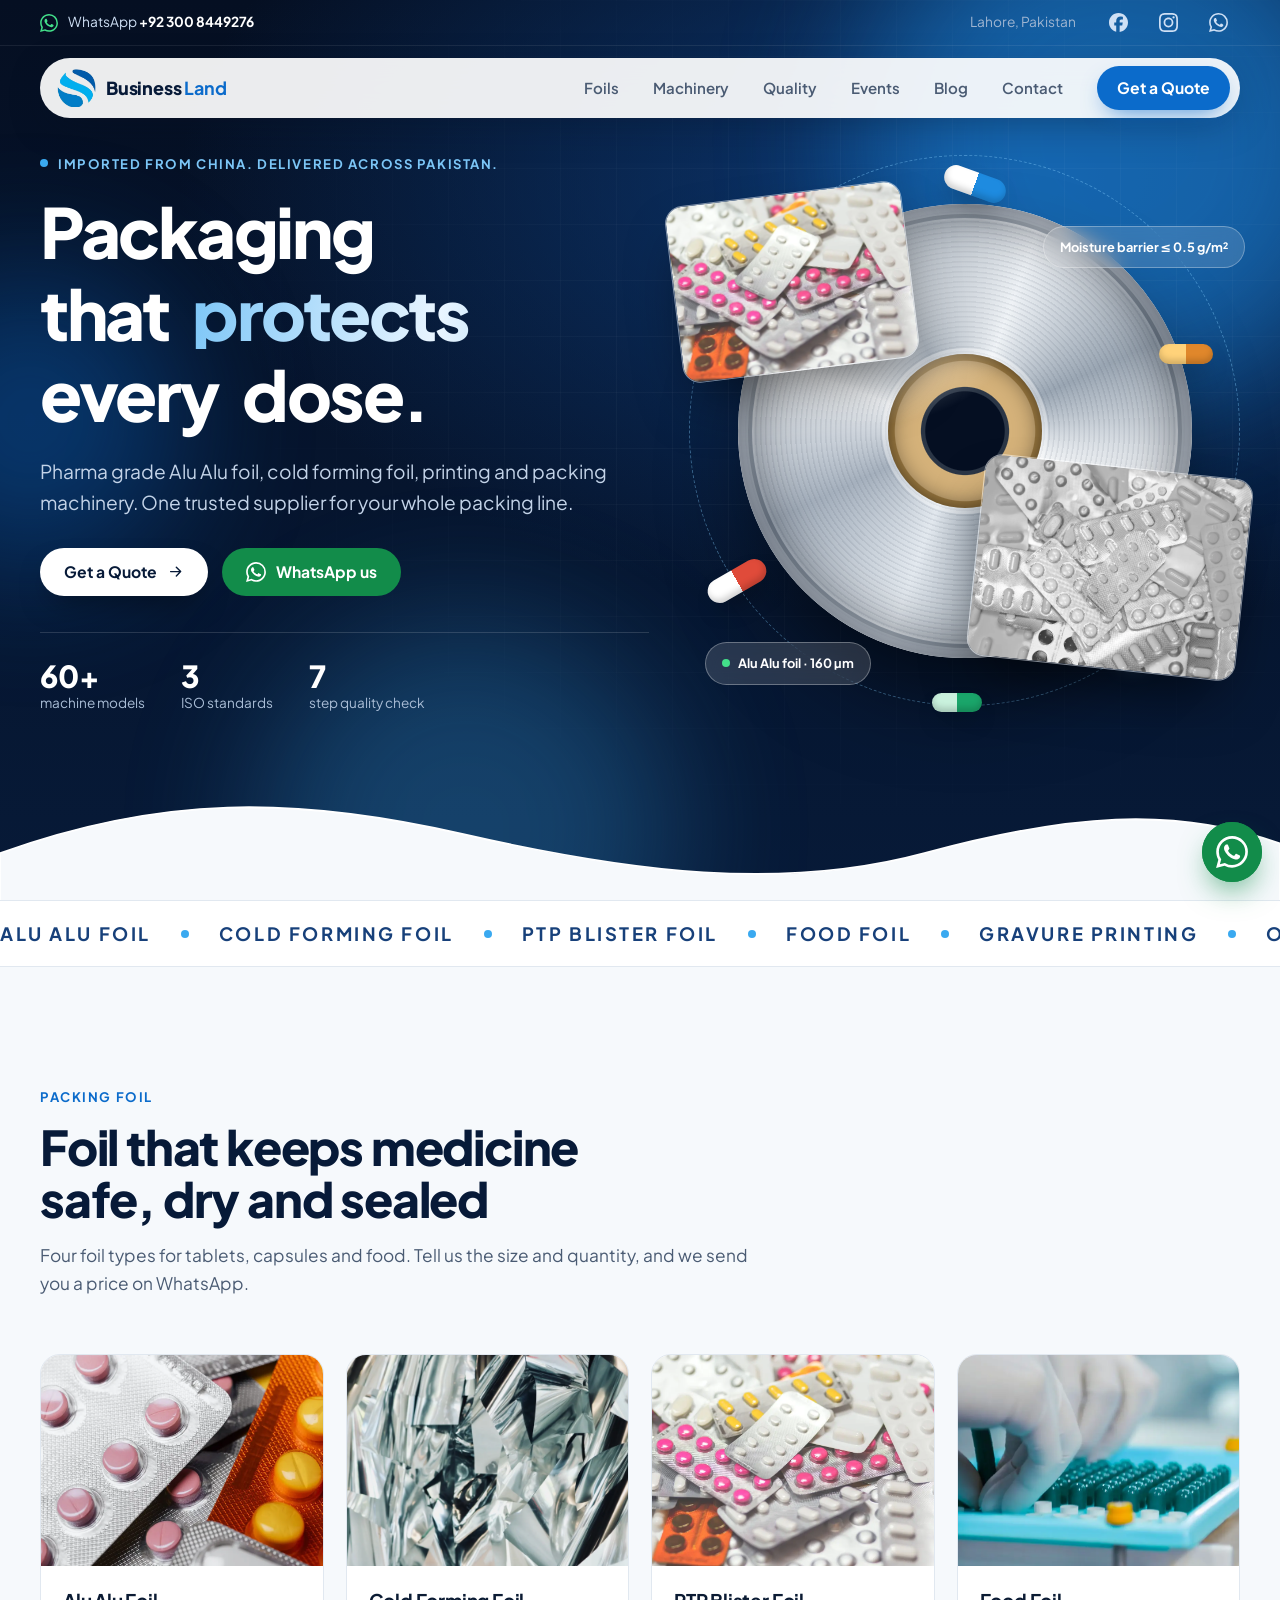
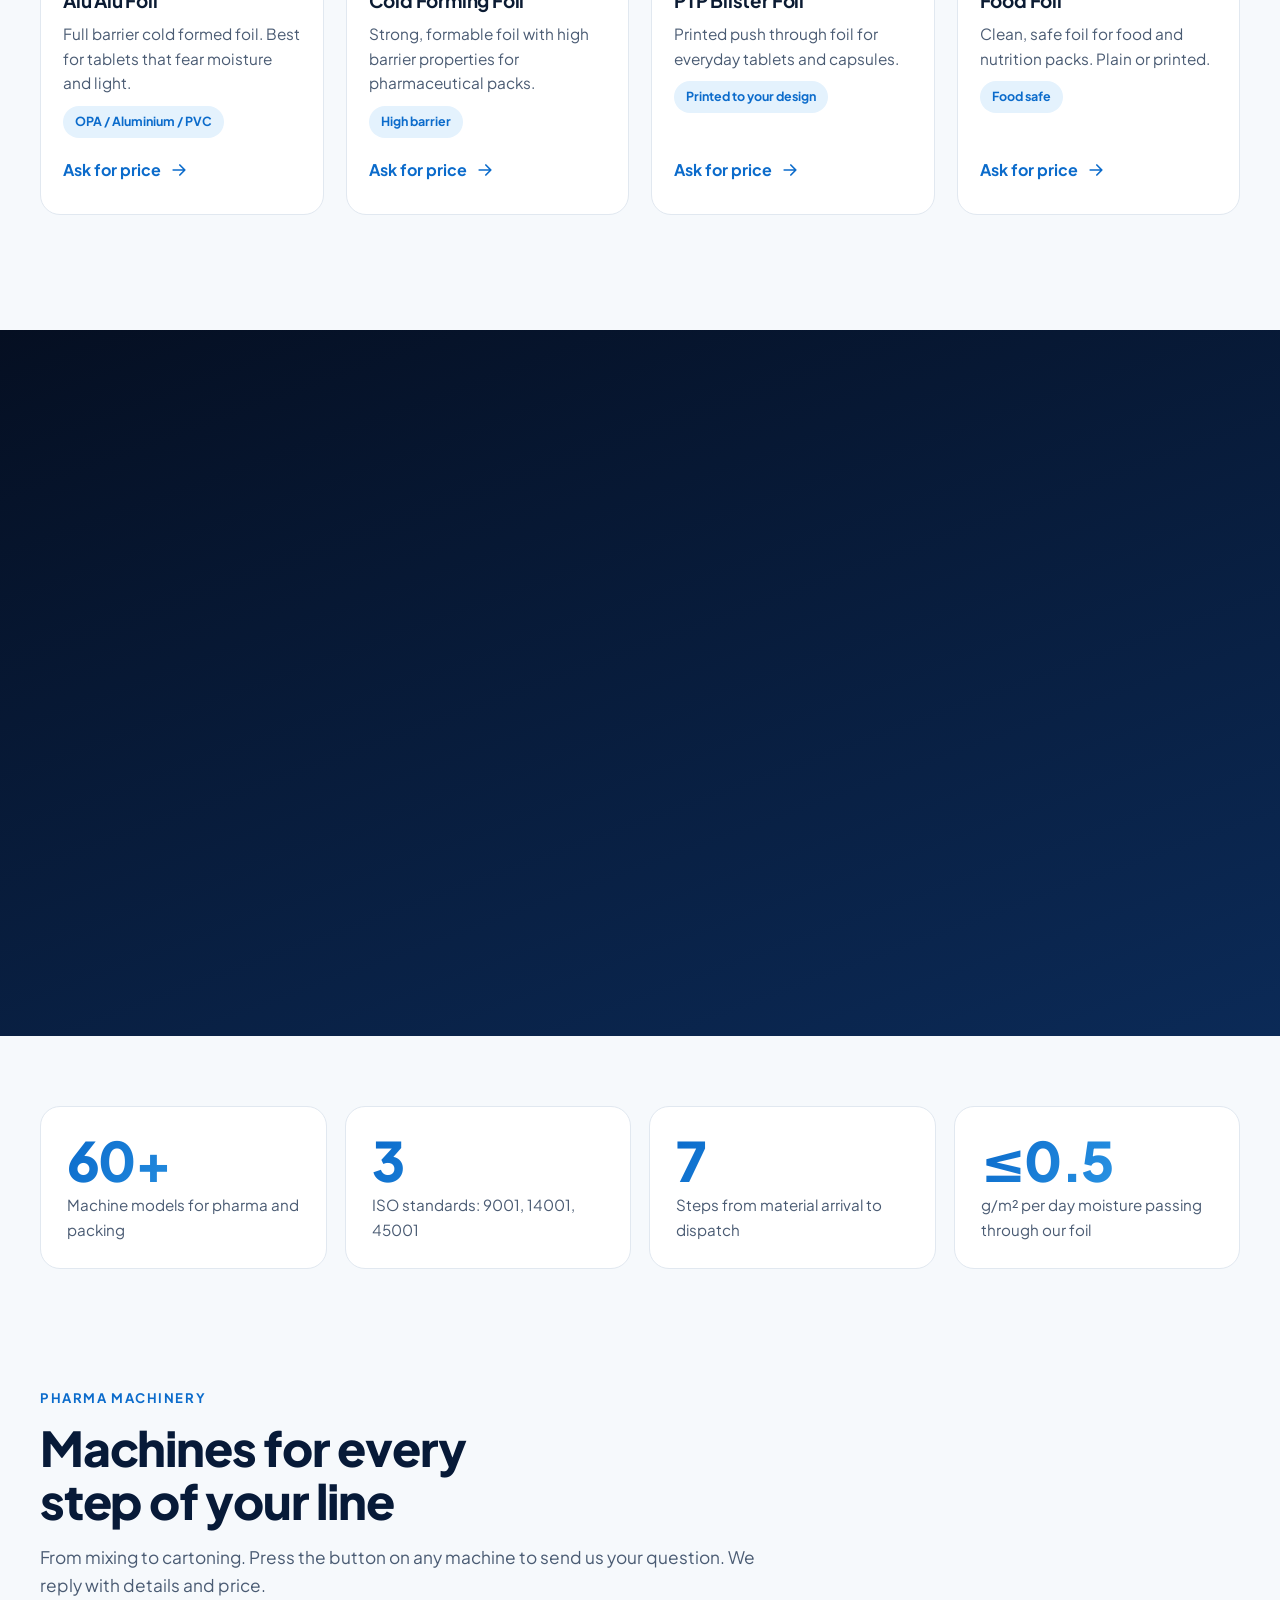
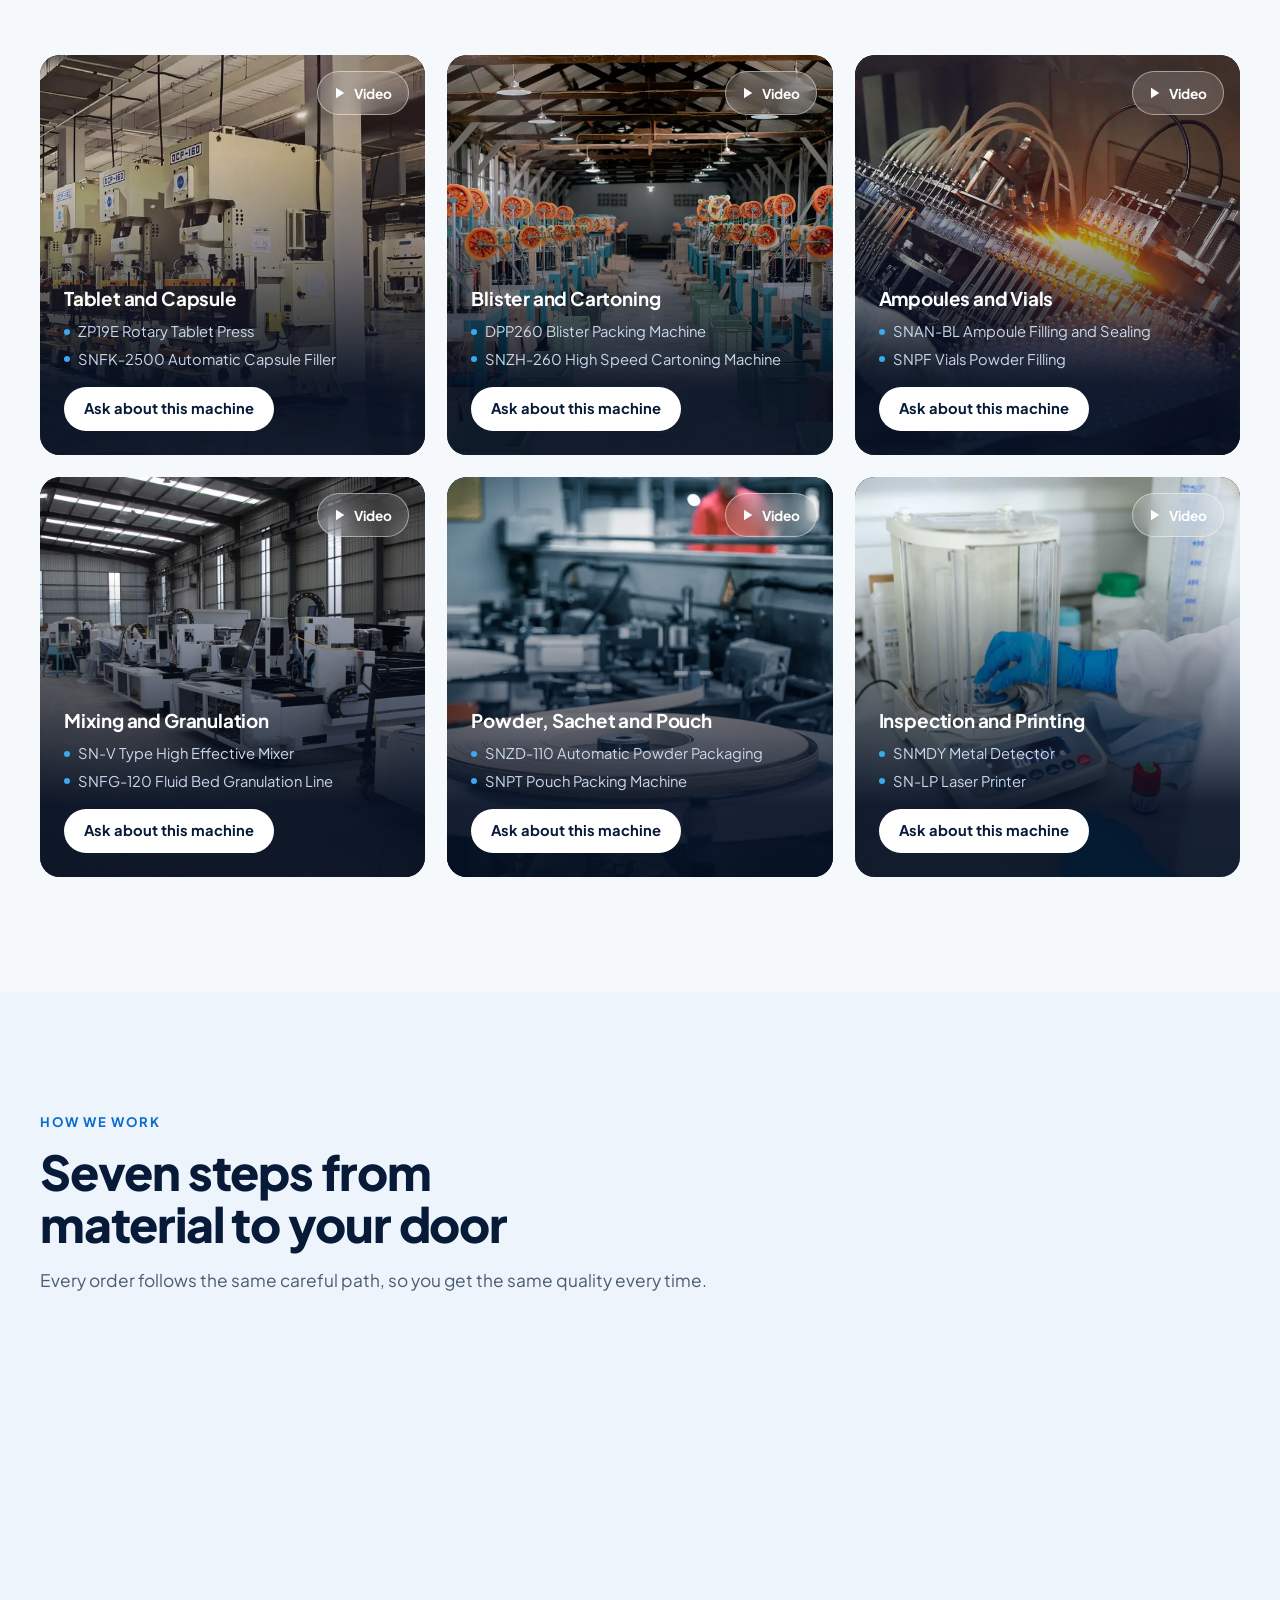
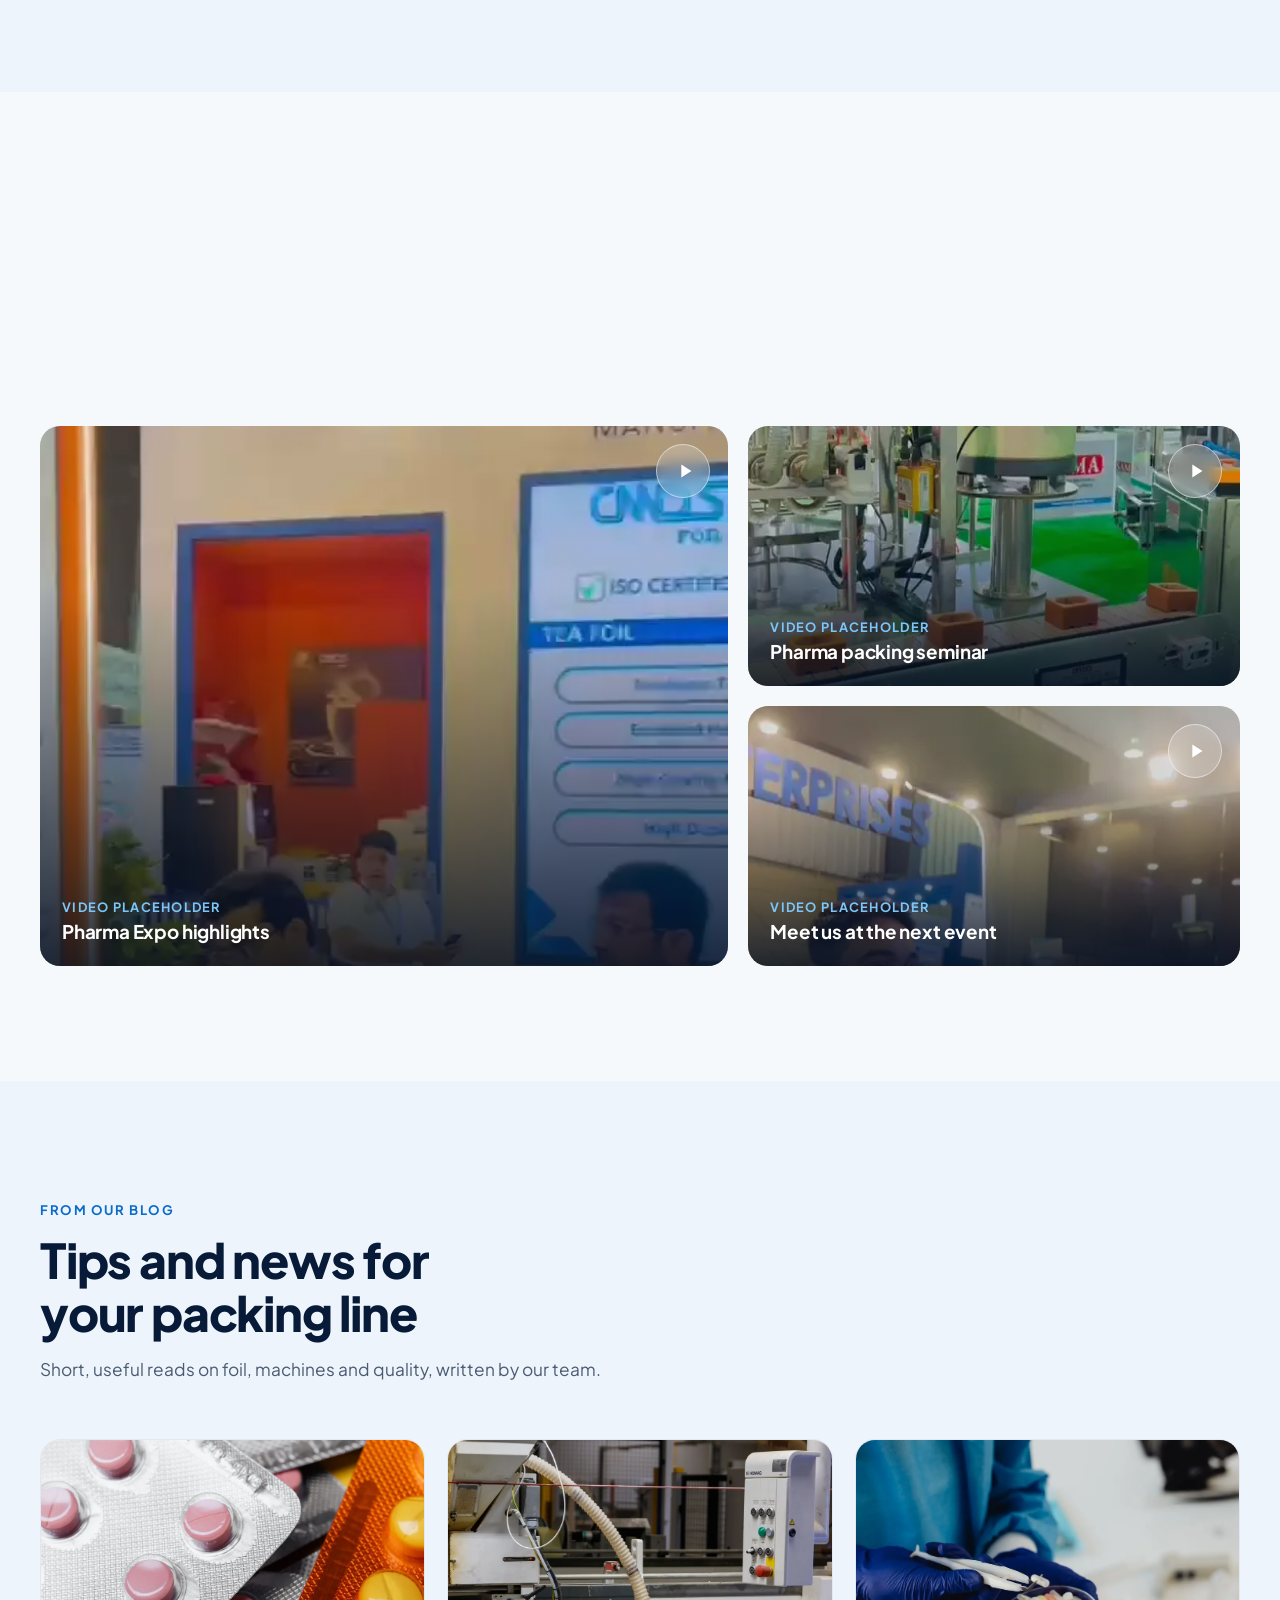
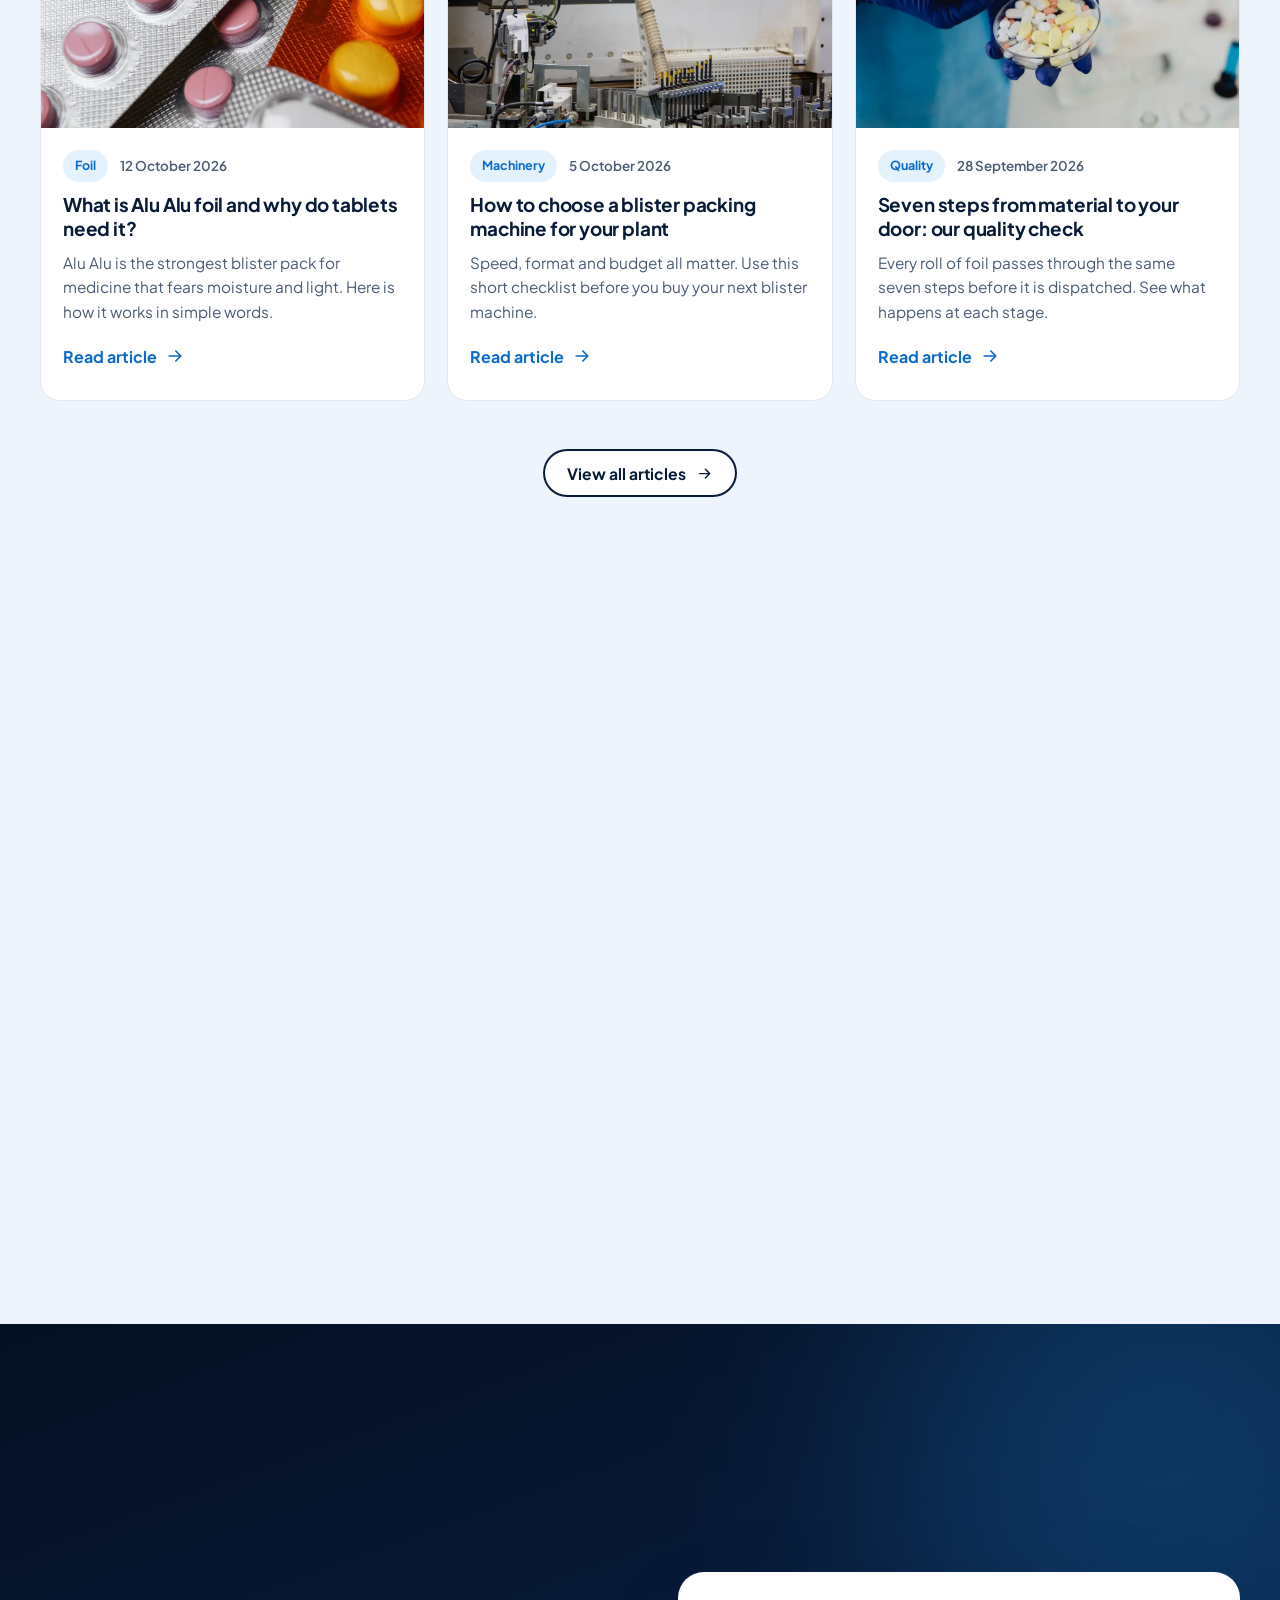
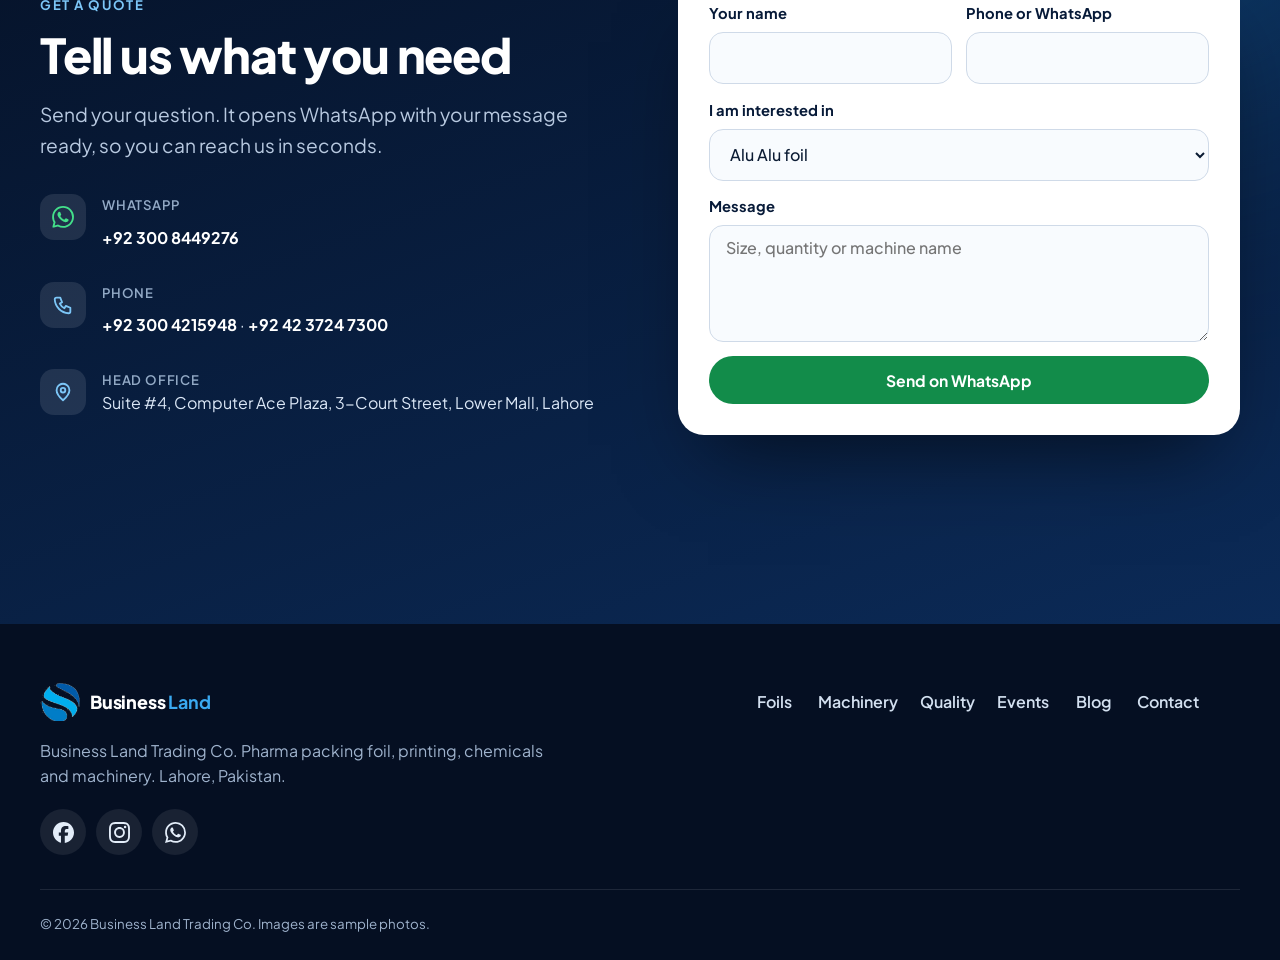
<file: index.html>
<!doctype html>
<html lang="en">
<head>
<meta charset="utf-8">
<meta name="viewport" content="width=device-width, initial-scale=1">
<title>Business Land | Pharma Packing Foil and Machinery, Lahore</title>
<meta name="description" content="Business Land Trading Co imports Alu Alu foil, cold forming foil, packing materials and pharma machinery from China and supplies them across Pakistan. Get a quote on WhatsApp.">
<meta name="theme-color" content="#071a38">
<meta property="og:title" content="Business Land | Pharma Packing Foil and Machinery">
<meta property="og:description" content="Alu Alu foil, cold forming foil, printing and pharma machinery. Imported from China, delivered across Pakistan.">
<meta property="og:type" content="website">
<meta property="og:image" content="images/hero-blister-silver.webp">
<link rel="icon" type="image/png" href="images/logo.png">
<link rel="preload" as="font" type="font/woff2" href="fonts/plus-jakarta-sans-latin.woff2" crossorigin>
<link rel="preload" as="image" href="images/hero-blister-silver.webp" fetchpriority="high">
<link rel="stylesheet" href="css/style.css">
<link rel="stylesheet" href="css/blog.css">
<script>document.documentElement.classList.add('js')</script>
<noscript><style>.reveal{opacity:1!important;transform:none!important}.word>span{transform:none!important}</style></noscript>
<script type="application/ld+json">
{"@context":"https://schema.org","@type":"LocalBusiness","name":"Business Land Trading Co","telephone":"+92 300 8449276",
"address":{"@type":"PostalAddress","streetAddress":"Suite #4, Computer Ace Plaza, 3-Court Street, Lower Mall","addressLocality":"Lahore","addressCountry":"PK"}}
</script>
</head>
<body>
<svg width="0" height="0" style="position:absolute" aria-hidden="true" focusable="false"><defs><symbol id="i-wa" viewBox="0 0 24 24"><path d="M17.472 14.382c-.297-.149-1.758-.867-2.03-.967-.273-.099-.471-.148-.67.15-.197.297-.767.966-.94 1.164-.173.199-.347.223-.644.075-.297-.15-1.255-.463-2.39-1.475-.883-.788-1.48-1.761-1.653-2.059-.173-.297-.018-.458.13-.606.134-.133.298-.347.446-.52.149-.174.198-.298.298-.497.099-.198.05-.371-.025-.52-.075-.149-.669-1.612-.916-2.207-.242-.579-.487-.5-.669-.51-.173-.008-.371-.01-.57-.01-.198 0-.52.074-.792.372-.272.297-1.04 1.016-1.04 2.479 0 1.462 1.065 2.875 1.213 3.074.149.198 2.096 3.2 5.077 4.487.709.306 1.262.489 1.694.625.712.227 1.36.195 1.871.118.571-.085 1.758-.719 2.006-1.413.248-.694.248-1.289.173-1.413-.074-.124-.272-.198-.57-.347m-5.421 7.403h-.004a9.87 9.87 0 01-5.031-1.378l-.361-.214-3.741.982.998-3.648-.235-.374a9.86 9.86 0 01-1.51-5.26c.001-5.45 4.436-9.884 9.888-9.884 2.64 0 5.122 1.03 6.988 2.898a9.825 9.825 0 012.893 6.994c-.003 5.45-4.437 9.884-9.885 9.884m8.413-18.297A11.815 11.815 0 0012.05 0C5.495 0 .16 5.335.157 11.892c0 2.096.547 4.142 1.588 5.945L.057 24l6.305-1.654a11.882 11.882 0 005.683 1.448h.005c6.554 0 11.89-5.335 11.893-11.893a11.821 11.821 0 00-3.48-8.413Z"/></symbol><symbol id="i-fb" viewBox="0 0 24 24"><path d="M9.101 23.691v-7.98H6.627v-3.667h2.474v-1.58c0-4.085 1.848-5.978 5.858-5.978.401 0 .955.042 1.468.103a8.68 8.68 0 0 1 1.141.195v3.325a8.623 8.623 0 0 0-.653-.036 26.805 26.805 0 0 0-.733-.009c-.707 0-1.259.096-1.675.309a1.686 1.686 0 0 0-.679.622c-.258.42-.374.995-.374 1.752v1.297h3.919l-.386 2.103-.287 1.564h-3.246v8.245C19.396 23.238 24 18.179 24 12.044c0-6.627-5.373-12-12-12s-12 5.373-12 12c0 5.628 3.874 10.35 9.101 11.647Z"/></symbol><symbol id="i-ig" viewBox="0 0 24 24"><path d="M7.0301.084c-1.2768.0602-2.1487.264-2.911.5634-.7888.3075-1.4575.72-2.1228 1.3877-.6652.6677-1.075 1.3368-1.3802 2.127-.2954.7638-.4956 1.6365-.552 2.914-.0564 1.2775-.0689 1.6882-.0626 4.947.0062 3.2586.0206 3.6671.0825 4.9473.061 1.2765.264 2.1482.5635 2.9107.308.7889.72 1.4573 1.388 2.1228.6679.6655 1.3365 1.0743 2.1285 1.38.7632.295 1.6361.4961 2.9134.552 1.2773.056 1.6884.069 4.9462.0627 3.2578-.0062 3.668-.0207 4.9478-.0814 1.28-.0607 2.147-.2652 2.9098-.5633.7889-.3086 1.4578-.72 2.1228-1.3881.665-.6682 1.0745-1.3378 1.3795-2.1284.2957-.7632.4966-1.636.552-2.9124.056-1.2809.0692-1.6898.063-4.948-.0063-3.2583-.021-3.6668-.0817-4.9465-.0607-1.2797-.264-2.1487-.5633-2.9117-.3084-.7889-.72-1.4568-1.3876-2.1228C21.2982 1.33 20.628.9208 19.8378.6165 19.074.321 18.2017.1197 16.9244.0645 15.6471.0093 15.236-.005 11.977.0014 8.718.0076 8.31.0215 7.0301.0839m.1402 21.6932c-1.17-.0509-1.8053-.2453-2.2287-.408-.5606-.216-.96-.4771-1.3819-.895-.422-.4178-.6811-.8186-.9-1.378-.1644-.4234-.3624-1.058-.4171-2.228-.0595-1.2645-.072-1.6442-.079-4.848-.007-3.2037.0053-3.583.0607-4.848.05-1.169.2456-1.805.408-2.2282.216-.5613.4762-.96.895-1.3816.4188-.4217.8184-.6814 1.3783-.9003.423-.1651 1.0575-.3614 2.227-.4171 1.2655-.06 1.6447-.072 4.848-.079 3.2033-.007 3.5835.005 4.8495.0608 1.169.0508 1.8053.2445 2.228.408.5608.216.96.4754 1.3816.895.4217.4194.6816.8176.9005 1.3787.1653.4217.3617 1.056.4169 2.2263.0602 1.2655.0739 1.645.0796 4.848.0058 3.203-.0055 3.5834-.061 4.848-.051 1.17-.245 1.8055-.408 2.2294-.216.5604-.4763.96-.8954 1.3814-.419.4215-.8181.6811-1.3783.9-.4224.1649-1.0577.3617-2.2262.4174-1.2656.0595-1.6448.072-4.8493.079-3.2045.007-3.5825-.006-4.848-.0608M16.953 5.5864A1.44 1.44 0 1 0 18.39 4.144a1.44 1.44 0 0 0-1.437 1.4424M5.8385 12.012c.0067 3.4032 2.7706 6.1557 6.173 6.1493 3.4026-.0065 6.157-2.7701 6.1506-6.1733-.0065-3.4032-2.771-6.1565-6.174-6.1498-3.403.0067-6.156 2.771-6.1496 6.1738M8 12.0077a4 4 0 1 1 4.008 3.9921A3.9996 3.9996 0 0 1 8 12.0077"/></symbol></defs></svg>
<a class="skip" href="#main">Skip to content</a>
<div class="progress" aria-hidden="true"><span></span></div>

<aside class="topbar" aria-label="Contact and social links">
  <div class="container tb">
    <a class="tb-call" href="https://wa.me/923008449276" data-wa="Hello Business Land, I need a quote."><svg class="ico" aria-hidden="true"><use href="#i-wa"/></svg><span><i class="tb-w">WhatsApp </i><b>+92 300 8449276</b></span></a>
    <span class="tb-loc">Lahore, Pakistan</span>
    <ul class="social" aria-label="Social media">
      <li><a class="s-fb" href="https://www.facebook.com/" target="_blank" rel="noopener" aria-label="Business Land on Facebook"><svg class="ico" aria-hidden="true"><use href="#i-fb"/></svg></a></li>
      <li><a class="s-ig" href="https://www.instagram.com/" target="_blank" rel="noopener" aria-label="Business Land on Instagram"><svg class="ico" aria-hidden="true"><use href="#i-ig"/></svg></a></li>
      <li><a class="s-wa" href="https://wa.me/923008449276" data-wa="Hello Business Land, I need a quote." target="_blank" rel="noopener" aria-label="Chat with Business Land on WhatsApp"><svg class="ico" aria-hidden="true"><use href="#i-wa"/></svg></a></li>
    </ul>
  </div>
</aside>

<!-- ============ HEADER ============ -->
<header class="header" id="top">
  <div class="bar">
    <a class="brand" href="#top" aria-label="Business Land, home">
      <img src="images/logo.png" width="40" height="38" alt="">
      <span>Business <b>Land</b></span>
    </a>
    <nav class="nav" id="nav" aria-label="Main">
      <a href="#foils">Foils</a>
      <a href="#machinery">Machinery</a>
      <a href="#quality">Quality</a>
      <a href="#events">Events</a>
      <a href="blog.html">Blog</a>
      <a href="#contact">Contact</a>
    </nav>
    <a class="btn btn-primary btn-sm hide-sm" href="#contact">Get a Quote</a>
    <button class="burger" id="burger" aria-label="Open menu" aria-expanded="false" aria-controls="nav"><i></i><i></i><i></i></button>
  </div>
</header>

<main id="main">
<!-- ============ HERO ============ -->
<section class="hero" aria-labelledby="hero-title">
  <div class="hero-bg" aria-hidden="true">
    <span class="blob b1"></span><span class="blob b2"></span><span class="blob b3"></span><span class="grid"></span>
  </div>
  <div class="container hero-grid">
    <div class="hero-copy">
      <p class="eyebrow on-dark rise" style="--d:0"><span class="dot"></span> Imported from China. Delivered across Pakistan.</p>
      <h1 id="hero-title">
        <span class="word"><span style="--i:0">Packaging</span></span>
        <span class="word"><span style="--i:1">that</span></span>
        <span class="word hl"><span style="--i:2">protects</span></span>
        <span class="word"><span style="--i:3">every</span></span>
        <span class="word"><span style="--i:4">dose.</span></span>
      </h1>
      <p class="lead rise" style="--d:5">Pharma grade Alu Alu foil, cold forming foil, printing and packing machinery. One trusted supplier for your whole packing line.</p>
      <div class="hero-cta rise" style="--d:6">
        <a class="btn btn-light" href="#contact">Get a Quote <svg viewBox="0 0 24 24" aria-hidden="true"><path d="M5 12h14M13 6l6 6-6 6"/></svg></a>
        <a class="btn btn-wa" data-wa="Hello Business Land, I would like to know more about your foil and machinery." href="https://wa.me/923008449276" target="_blank" rel="noopener">
          <svg class="ico" aria-hidden="true"><use href="#i-wa"/></svg>
          WhatsApp us</a>
      </div>
      <ul class="hero-facts rise" style="--d:7">
        <li><strong>60+</strong><span>machine models</span></li>
        <li><strong>3</strong><span>ISO standards</span></li>
        <li><strong>7</strong><span>step quality check</span></li>
      </ul>
    </div>

    <div class="stage" id="stage" aria-hidden="true">
      <div class="ring"></div>
      <div class="roll"><div class="disc"></div><div class="grooves"></div><div class="core"></div><div class="gloss"></div></div>

      <div class="layer-par" style="--k:26"><div class="fcard c1"><img src="images/blister-colour.webp" width="1100" height="733" alt="" fetchpriority="high"></div></div>
      <div class="layer-par" style="--k:40"><div class="fcard c2"><img src="images/hero-blister-silver.webp" width="1600" height="1067" alt="" fetchpriority="high"></div></div>

      <div class="layer-par" style="--k:60"><span class="cap cp1"></span></div>
      <div class="layer-par" style="--k:48"><span class="cap cp2"></span></div>
      <div class="layer-par" style="--k:70"><span class="cap cp3"></span></div>
      <div class="layer-par" style="--k:34"><span class="cap cp4"></span></div>

      <div class="layer-par" style="--k:52"><div class="tag t1"><i class="pulse"></i> Alu Alu foil &middot; 160 &micro;m</div></div>
      <div class="layer-par" style="--k:36"><div class="tag t2">Moisture barrier &le; 0.5 g/m&sup2;</div></div>
    </div>
  </div>
  <svg class="wave" viewBox="0 0 1440 120" preserveAspectRatio="none" aria-hidden="true"><path d="M0 70C180 10 330 10 520 50s360 60 520 20 280-50 400-10v70H0Z"/></svg>
</section>

<!-- ============ MARQUEE ============ -->
<div class="marquee" aria-label="What we supply">
  <div class="track">
    <ul>
      <li>Alu Alu Foil</li><li>Cold Forming Foil</li><li>PTP Blister Foil</li><li>Food Foil</li><li>Gravure Printing</li><li>Offset Printing</li><li>Chemicals</li><li>Pharma Machinery</li>
    </ul>
    <ul aria-hidden="true">
      <li>Alu Alu Foil</li><li>Cold Forming Foil</li><li>PTP Blister Foil</li><li>Food Foil</li><li>Gravure Printing</li><li>Offset Printing</li><li>Chemicals</li><li>Pharma Machinery</li>
    </ul>
  </div>
</div>

<!-- ============ FOILS ============ -->
<section class="section" id="foils" aria-labelledby="foils-title">
  <div class="container">
    <div class="head reveal">
      <p class="eyebrow">Packing foil</p>
      <h2 id="foils-title">Foil that keeps medicine safe, dry and sealed</h2>
      <p>Four foil types for tablets, capsules and food. Tell us the size and quantity, and we send you a price on WhatsApp.</p>
    </div>
    <div class="cards" data-carousel="Foil products">
      <article class="card reveal" style="--d:0">
        <div class="ph"><img loading="lazy" src="images/blister-macro.webp" width="1100" height="733" alt="Tablets sealed in blister packs"></div>
        <div class="body"><h3>Alu Alu Foil</h3><p>Full barrier cold formed foil. Best for tablets that fear moisture and light.</p>
        <span class="chip">OPA / Aluminium / PVC</span>
        <a class="more" data-wa="Hello, I want a quote for Alu Alu Foil." href="https://wa.me/923008449276" target="_blank" rel="noopener">Ask for price <svg viewBox="0 0 24 24" aria-hidden="true"><path d="M5 12h14M13 6l6 6-6 6"/></svg></a></div>
      </article>
      <article class="card reveal" style="--d:1">
        <div class="ph"><img loading="lazy" src="images/foil-texture.webp" width="1600" height="1067" alt="Silver cold forming foil"></div>
        <div class="body"><h3>Cold Forming Foil</h3><p>Strong, formable foil with high barrier properties for pharmaceutical packs.</p>
        <span class="chip">High barrier</span>
        <a class="more" data-wa="Hello, I want a quote for Cold Forming Foil." href="https://wa.me/923008449276" target="_blank" rel="noopener">Ask for price <svg viewBox="0 0 24 24" aria-hidden="true"><path d="M5 12h14M13 6l6 6-6 6"/></svg></a></div>
      </article>
      <article class="card reveal" style="--d:2">
        <div class="ph"><img loading="lazy" src="images/blister-colour.webp" width="1100" height="733" alt="Colourful blister packs of tablets"></div>
        <div class="body"><h3>PTP Blister Foil</h3><p>Printed push through foil for everyday tablets and capsules.</p>
        <span class="chip">Printed to your design</span>
        <a class="more" data-wa="Hello, I want a quote for PTP Blister Foil." href="https://wa.me/923008449276" target="_blank" rel="noopener">Ask for price <svg viewBox="0 0 24 24" aria-hidden="true"><path d="M5 12h14M13 6l6 6-6 6"/></svg></a></div>
      </article>
      <article class="card reveal" style="--d:3">
        <div class="ph"><img loading="lazy" src="images/lab-capsules.webp" width="1100" height="618" alt="Hands placing capsules in a clean lab"></div>
        <div class="body"><h3>Food Foil</h3><p>Clean, safe foil for food and nutrition packs. Plain or printed.</p>
        <span class="chip">Food safe</span>
        <a class="more" data-wa="Hello, I want a quote for Food Foil." href="https://wa.me/923008449276" target="_blank" rel="noopener">Ask for price <svg viewBox="0 0 24 24" aria-hidden="true"><path d="M5 12h14M13 6l6 6-6 6"/></svg></a></div>
      </article>
    </div>
  </div>
</section>

<!-- ============ ALU ALU LAYERS ============ -->
<section class="section dark layers-sec" aria-labelledby="layers-title">
  <div class="container two">
    <div class="reveal">
      <p class="eyebrow on-dark">Inside Alu Alu foil</p>
      <h2 id="layers-title">Three layers. One strong shield.</h2>
      <p class="lead">Each roll is tested against the standard YBB00242002-2015. Here is what is inside the 160 micron foil we supply.</p>
      <ul class="spec" id="spec">
        <li><span class="sw s-opa"></span><div><b>OPA</b><small>Tough outer layer</small></div><div class="meter"><i style="--w:28"></i></div><em>28 &micro;m</em></li>
        <li><span class="sw s-al"></span><div><b>Aluminium</b><small>Blocks light, air and water</small></div><div class="meter"><i style="--w:60"></i></div><em>60 &micro;m</em></li>
        <li><span class="sw s-pvc"></span><div><b>PVC</b><small>Seals to the blister</small></div><div class="meter"><i style="--w:60"></i></div><em>60 &micro;m</em></li>
      </ul>
    </div>
    <div class="stack-wrap reveal" style="--d:2" aria-hidden="true">
      <div class="stack" id="stack">
        <div class="slab l-opa"><span>OPA 28</span></div>
        <div class="slab l-al"><span>ALUMINIUM 60</span></div>
        <div class="slab l-pvc"><span>PVC 60</span></div>
      </div>
    </div>
  </div>
</section>

<!-- ============ STATS ============ -->
<section class="stats" aria-label="Numbers">
  <div class="container stats-grid">
    <div class="stat reveal"><strong><span data-count="60">0</span>+</strong><span>Machine models for pharma and packing</span></div>
    <div class="stat reveal" style="--d:1"><strong><span data-count="3">0</span></strong><span>ISO standards: 9001, 14001, 45001</span></div>
    <div class="stat reveal" style="--d:2"><strong><span data-count="7">0</span></strong><span>Steps from material arrival to dispatch</span></div>
    <div class="stat reveal" style="--d:3"><strong>&le;<span data-count="0.5" data-dec="1">0</span></strong><span>g/m&sup2; per day moisture passing through our foil</span></div>
  </div>
</section>

<!-- ============ MACHINERY ============ -->
<section class="section" id="machinery" aria-labelledby="mach-title">
  <div class="container">
    <div class="head reveal">
      <p class="eyebrow">Pharma machinery</p>
      <h2 id="mach-title">Machines for every step of your line</h2>
      <p>From mixing to cartoning. Press the button on any machine to send us your question. We reply with details and price.</p>
    </div>
    <div class="mach" data-carousel="Machinery categories">
      <article class="m reveal" style="--d:0"><img loading="lazy" src="images/factory-presses.webp" width="1100" height="619" alt="Row of heavy machines on a factory floor"><button type="button" class="mv" data-video="videos/expo-event.mp4" data-title="Machine video" aria-label="Watch machine video"><svg viewBox="0 0 24 24" aria-hidden="true"><path d="M8 5v14l11-7z"/></svg><span>Video</span></button>
        <div class="mb"><h3>Tablet and Capsule</h3><ul><li>ZP19E Rotary Tablet Press</li><li>SNFK-2500 Automatic Capsule Filler</li></ul>
        <a class="ask" data-wa="Hello, I want details about your Tablet and Capsule machines." href="https://wa.me/923008449276" target="_blank" rel="noopener">Ask about this machine</a></div></article>
      <article class="m reveal" style="--d:1"><img loading="lazy" src="images/factory-production-hall.webp" width="1100" height="733" alt="Production hall with packing stations"><button type="button" class="mv" data-video="videos/expo-event.mp4" data-title="Machine video" aria-label="Watch machine video"><svg viewBox="0 0 24 24" aria-hidden="true"><path d="M8 5v14l11-7z"/></svg><span>Video</span></button>
        <div class="mb"><h3>Blister and Cartoning</h3><ul><li>DPP260 Blister Packing Machine</li><li>SNZH-260 High Speed Cartoning Machine</li></ul>
        <a class="ask" data-wa="Hello, I want details about your Blister and Cartoning machines." href="https://wa.me/923008449276" target="_blank" rel="noopener">Ask about this machine</a></div></article>
      <article class="m reveal" style="--d:2"><img loading="lazy" src="images/machine-ampoule-line.webp" width="1100" height="733" alt="Ampoule filling and sealing line with a bright flame"><button type="button" class="mv" data-video="videos/expo-event.mp4" data-title="Machine video" aria-label="Watch machine video"><svg viewBox="0 0 24 24" aria-hidden="true"><path d="M8 5v14l11-7z"/></svg><span>Video</span></button>
        <div class="mb"><h3>Ampoules and Vials</h3><ul><li>SNAN-BL Ampoule Filling and Sealing</li><li>SNPF Vials Powder Filling</li></ul>
        <a class="ask" data-wa="Hello, I want details about your Ampoule and Vial machines." href="https://wa.me/923008449276" target="_blank" rel="noopener">Ask about this machine</a></div></article>
      <article class="m reveal" style="--d:3"><img loading="lazy" src="images/factory-hall.webp" width="1600" height="1067" alt="Large factory hall with machines"><button type="button" class="mv" data-video="videos/expo-event.mp4" data-title="Machine video" aria-label="Watch machine video"><svg viewBox="0 0 24 24" aria-hidden="true"><path d="M8 5v14l11-7z"/></svg><span>Video</span></button>
        <div class="mb"><h3>Mixing and Granulation</h3><ul><li>SN-V Type High Effective Mixer</li><li>SNFG-120 Fluid Bed Granulation Line</li></ul>
        <a class="ask" data-wa="Hello, I want details about your Mixing and Granulation machines." href="https://wa.me/923008449276" target="_blank" rel="noopener">Ask about this machine</a></div></article>
      <article class="m reveal" style="--d:4"><img loading="lazy" src="images/machine-detail.webp" width="1100" height="733" alt="Close view of an industrial machine"><button type="button" class="mv" data-video="videos/expo-event.mp4" data-title="Machine video" aria-label="Watch machine video"><svg viewBox="0 0 24 24" aria-hidden="true"><path d="M8 5v14l11-7z"/></svg><span>Video</span></button>
        <div class="mb"><h3>Powder, Sachet and Pouch</h3><ul><li>SNZD-110 Automatic Powder Packaging</li><li>SNPT Pouch Packing Machine</li></ul>
        <a class="ask" data-wa="Hello, I want details about your Powder, Sachet and Pouch machines." href="https://wa.me/923008449276" target="_blank" rel="noopener">Ask about this machine</a></div></article>
      <article class="m reveal" style="--d:5"><img loading="lazy" src="images/lab-measure.webp" width="1100" height="1649" alt="Gloved hand using a precision scale in a lab"><button type="button" class="mv" data-video="videos/expo-event.mp4" data-title="Machine video" aria-label="Watch machine video"><svg viewBox="0 0 24 24" aria-hidden="true"><path d="M8 5v14l11-7z"/></svg><span>Video</span></button>
        <div class="mb"><h3>Inspection and Printing</h3><ul><li>SNMDY Metal Detector</li><li>SN-LP Laser Printer</li></ul>
        <a class="ask" data-wa="Hello, I want details about your Inspection and Printing machines." href="https://wa.me/923008449276" target="_blank" rel="noopener">Ask about this machine</a></div></article>
    </div>
  </div>
</section>

<!-- ============ QUALITY TIMELINE ============ -->
<section class="section tint" id="quality" aria-labelledby="q-title">
  <div class="container">
    <div class="head reveal">
      <p class="eyebrow">How we work</p>
      <h2 id="q-title">Seven steps from material to your door</h2>
      <p>Every order follows the same careful path, so you get the same quality every time.</p>
    </div>
    <ol class="steps" id="steps">
      <li style="--i:0"><b>1</b><h3>Material arrives</h3><p>Goods reach our store.</p></li>
      <li style="--i:1"><b>2</b><h3>Quarantine and QA</h3><p>Material is checked first.</p></li>
      <li style="--i:2"><b>3</b><h3>Planning</h3><p>We plan your order.</p></li>
      <li style="--i:3"><b>4</b><h3>Issuance</h3><p>Material is issued for work.</p></li>
      <li style="--i:4"><b>5</b><h3>QC inspection</h3><p>Visual and process tests.</p></li>
      <li style="--i:5"><b>6</b><h3>Final check</h3><p>Last inspection.</p></li>
      <li style="--i:6"><b>7</b><h3>Dispatch</h3><p>Delivered to you.</p></li>
    </ol>
    <div class="certs reveal">
      <span>ISO 9001</span><span>ISO 14001</span><span>ISO 45001</span>
      <span>Lab tested to YBB00242002-2015</span>
    </div>
  </div>
</section>

<!-- ============ EVENTS ============ -->
<section class="section" id="events" aria-labelledby="ev-title">
  <div class="container">
    <div class="head reveal">
      <p class="eyebrow">Expos and seminars</p>
      <h2 id="ev-title">Meet us. See us. Ask us.</h2>
      <p>We meet suppliers and customers at pharma expos and seminars. Watch highlights and see what is coming next.</p>
    </div>
    <div class="events">
      <button type="button" class="ev big reveal" data-video="videos/expo-event.mp4" data-title="Pharma Expo highlights" aria-label="Play video: Pharma Expo highlights"><img loading="lazy" src="images/video-poster-1.webp" width="720" height="1280" alt=""><span class="play" aria-hidden="true"><svg viewBox="0 0 24 24"><path d="M8 5v14l11-7z"/></svg></span><div><small>Video placeholder</small><h3>Pharma Expo highlights</h3></div></button>
      <button type="button" class="ev reveal" style="--d:1" data-video="videos/expo-event.mp4" data-title="Pharma packing seminar" aria-label="Play video: Pharma packing seminar"><img loading="lazy" src="images/video-poster-2.webp" width="720" height="1280" alt=""><span class="play" aria-hidden="true"><svg viewBox="0 0 24 24"><path d="M8 5v14l11-7z"/></svg></span><div><small>Video placeholder</small><h3>Pharma packing seminar</h3></div></button>
      <button type="button" class="ev reveal" style="--d:2" data-video="videos/expo-event.mp4" data-title="Meet us at the next event" aria-label="Play video: Meet us at the next event"><img loading="lazy" src="images/video-poster-3.webp" width="720" height="1280" alt=""><span class="play" aria-hidden="true"><svg viewBox="0 0 24 24"><path d="M8 5v14l11-7z"/></svg></span><div><small>Video placeholder</small><h3>Meet us at the next event</h3></div></button>
    </div>
  </div>
</section>

<!-- ============ BLOG ============ -->
<section class="section tint" id="blog" aria-labelledby="blog-title">
  <div class="container">
    <div class="head reveal">
      <p class="eyebrow">From our blog</p>
      <h2 id="blog-title">Tips and news for your packing line</h2>
      <p>Short, useful reads on foil, machines and quality, written by our team.</p>
    </div>
    <div class="cards three" data-blog="home" data-carousel="Latest articles"></div>
    <div class="blog-cta reveal"><a class="btn btn-outline" href="blog.html">View all articles <svg viewBox="0 0 24 24" aria-hidden="true"><path d="M5 12h14M13 6l6 6-6 6"/></svg></a></div>
  </div>
</section>

<!-- ============ WHY US ============ -->
<section class="section tint why" aria-labelledby="why-title">
  <div class="container two">
    <div class="reveal">
      <p class="eyebrow">Why Business Land</p>
      <h2 id="why-title">Your direct link to China's best pharma suppliers</h2>
      <ul class="ticks">
        <li><svg viewBox="0 0 24 24" aria-hidden="true"><path d="m5 12 5 5 9-10"/></svg><div><b>Direct import</b><span>Foil and machines come straight from the maker. No extra middlemen.</span></div></li>
        <li><svg viewBox="0 0 24 24" aria-hidden="true"><path d="m5 12 5 5 9-10"/></svg><div><b>Printing under one roof</b><span>Gravure and offset printing for your brand on foil and packs.</span></div></li>
        <li><svg viewBox="0 0 24 24" aria-hidden="true"><path d="m5 12 5 5 9-10"/></svg><div><b>Fast answers</b><span>Message us on WhatsApp and get a reply the same day.</span></div></li>
      </ul>
      <a class="btn btn-primary" href="#contact">Talk to our team</a>
    </div>
    <button type="button" class="photo vid reveal" style="--d:2" data-video="videos/expo-event.mp4" data-title="Company introduction" aria-label="Play video: Company introduction"><img loading="lazy" src="images/video-poster-1.webp" width="720" height="1280" alt=""><span class="play" aria-hidden="true"><svg viewBox="0 0 24 24"><path d="M8 5v14l11-7z"/></svg></span><div class="badge"><b>Company video</b><span>Video placeholder</span></div></button>
  </div>
</section>

<!-- ============ CONTACT ============ -->
<section class="section contact" id="contact" aria-labelledby="c-title">
  <div class="container two">
    <div class="reveal">
      <p class="eyebrow on-dark">Get a quote</p>
      <h2 id="c-title">Tell us what you need</h2>
      <p class="lead">Send your question. It opens WhatsApp with your message ready, so you can reach us in seconds.</p>
      <ul class="info">
        <li><svg class="ico" aria-hidden="true"><use href="#i-wa"/></svg><div><small>WhatsApp</small><a href="https://wa.me/923008449276">+92 300 8449276</a></div></li>
        <li><svg viewBox="0 0 24 24" aria-hidden="true"><path d="M5 4h4l2 5-2.500 1.500a11 11 0 0 0 5 5L15 13l5 2v4a2 2 0 0 1-2 2A16 16 0 0 1 3 6a2 2 0 0 1 2-2Z"/></svg><div><small>Phone</small><a href="tel:+923004215948">+92 300 4215948</a> &middot; <a href="tel:+924237247300">+92 42 3724 7300</a></div></li>
        <li><svg viewBox="0 0 24 24" aria-hidden="true"><path d="M12 21s7-6.200 7-11a7 7 0 0 0-14 0c0 4.800 7 11 7 11Z"/><circle cx="12" cy="10" r="2.500"/></svg><div><small>Head office</small><span>Suite #4, Computer Ace Plaza, 3-Court Street, Lower Mall, Lahore</span></div></li>
      </ul>
    </div>
    <form class="form reveal" style="--d:2" id="enquiry" novalidate>
      <div class="row2">
        <label>Your name<input name="name" autocomplete="name" required></label>
        <label>Phone or WhatsApp<input name="phone" type="tel" autocomplete="tel" inputmode="tel" required></label>
      </div>
      <label>I am interested in
        <select name="topic">
          <option>Alu Alu foil</option><option>Cold forming foil</option><option>PTP blister foil</option><option>Food foil</option>
          <option>Printing</option><option>Chemicals</option><option>Machinery</option>
        </select></label>
      <label>Message<textarea name="msg" rows="3" placeholder="Size, quantity or machine name"></textarea></label>
      <p class="err" id="err" role="alert" hidden>Please add your name and phone number.</p>
      <button class="btn btn-wa" type="submit">Send on WhatsApp</button>
    </form>
  </div>
</section>
</main>

<dialog class="vmodal" id="vmodal" aria-label="Video player">
  <button type="button" class="vclose" aria-label="Close video"><svg viewBox="0 0 24 24" aria-hidden="true"><path d="M6 6l12 12M18 6 6 18"/></svg></button>
  <video id="vplayer" controls playsinline preload="none"></video>
  <p class="vtitle" id="vtitle"></p>
</dialog>
<footer class="footer">
  <div class="container foot">
    <div><a class="brand light" href="#top"><img src="images/logo.png" width="40" height="38" alt=""><span>Business <b>Land</b></span></a>
      <p>Business Land Trading Co. Pharma packing foil, printing, chemicals and machinery. Lahore, Pakistan.</p>
      <ul class="social big" aria-label="Social media">
        <li><a class="s-fb" href="https://www.facebook.com/" target="_blank" rel="noopener" aria-label="Business Land on Facebook"><svg class="ico" aria-hidden="true"><use href="#i-fb"/></svg></a></li>
        <li><a class="s-ig" href="https://www.instagram.com/" target="_blank" rel="noopener" aria-label="Business Land on Instagram"><svg class="ico" aria-hidden="true"><use href="#i-ig"/></svg></a></li>
        <li><a class="s-wa" href="https://wa.me/923008449276" data-wa="Hello Business Land, I need a quote." target="_blank" rel="noopener" aria-label="Chat with Business Land on WhatsApp"><svg class="ico" aria-hidden="true"><use href="#i-wa"/></svg></a></li>
      </ul></div>
    <nav aria-label="Footer"><a href="#foils">Foils</a><a href="#machinery">Machinery</a><a href="#quality">Quality</a><a href="#events">Events</a><a href="blog.html">Blog</a><a href="#contact">Contact</a></nav>
  </div>
  <div class="container copy"><small>&copy; <span id="yr">2026</span> Business Land Trading Co. Images are sample photos.</small></div>
<a class="fab" data-wa="Hello Business Land, I need a quote." href="https://wa.me/923008449276" target="_blank" rel="noopener" aria-label="Chat on WhatsApp">
  <svg class="ico" aria-hidden="true"><use href="#i-wa"/></svg>
</a>
</footer>


<script src="js/blog-data.js"></script>
<script src="js/blog.js" defer></script>
<script src="js/main.js" defer></script>
</body>
</html>
</file>
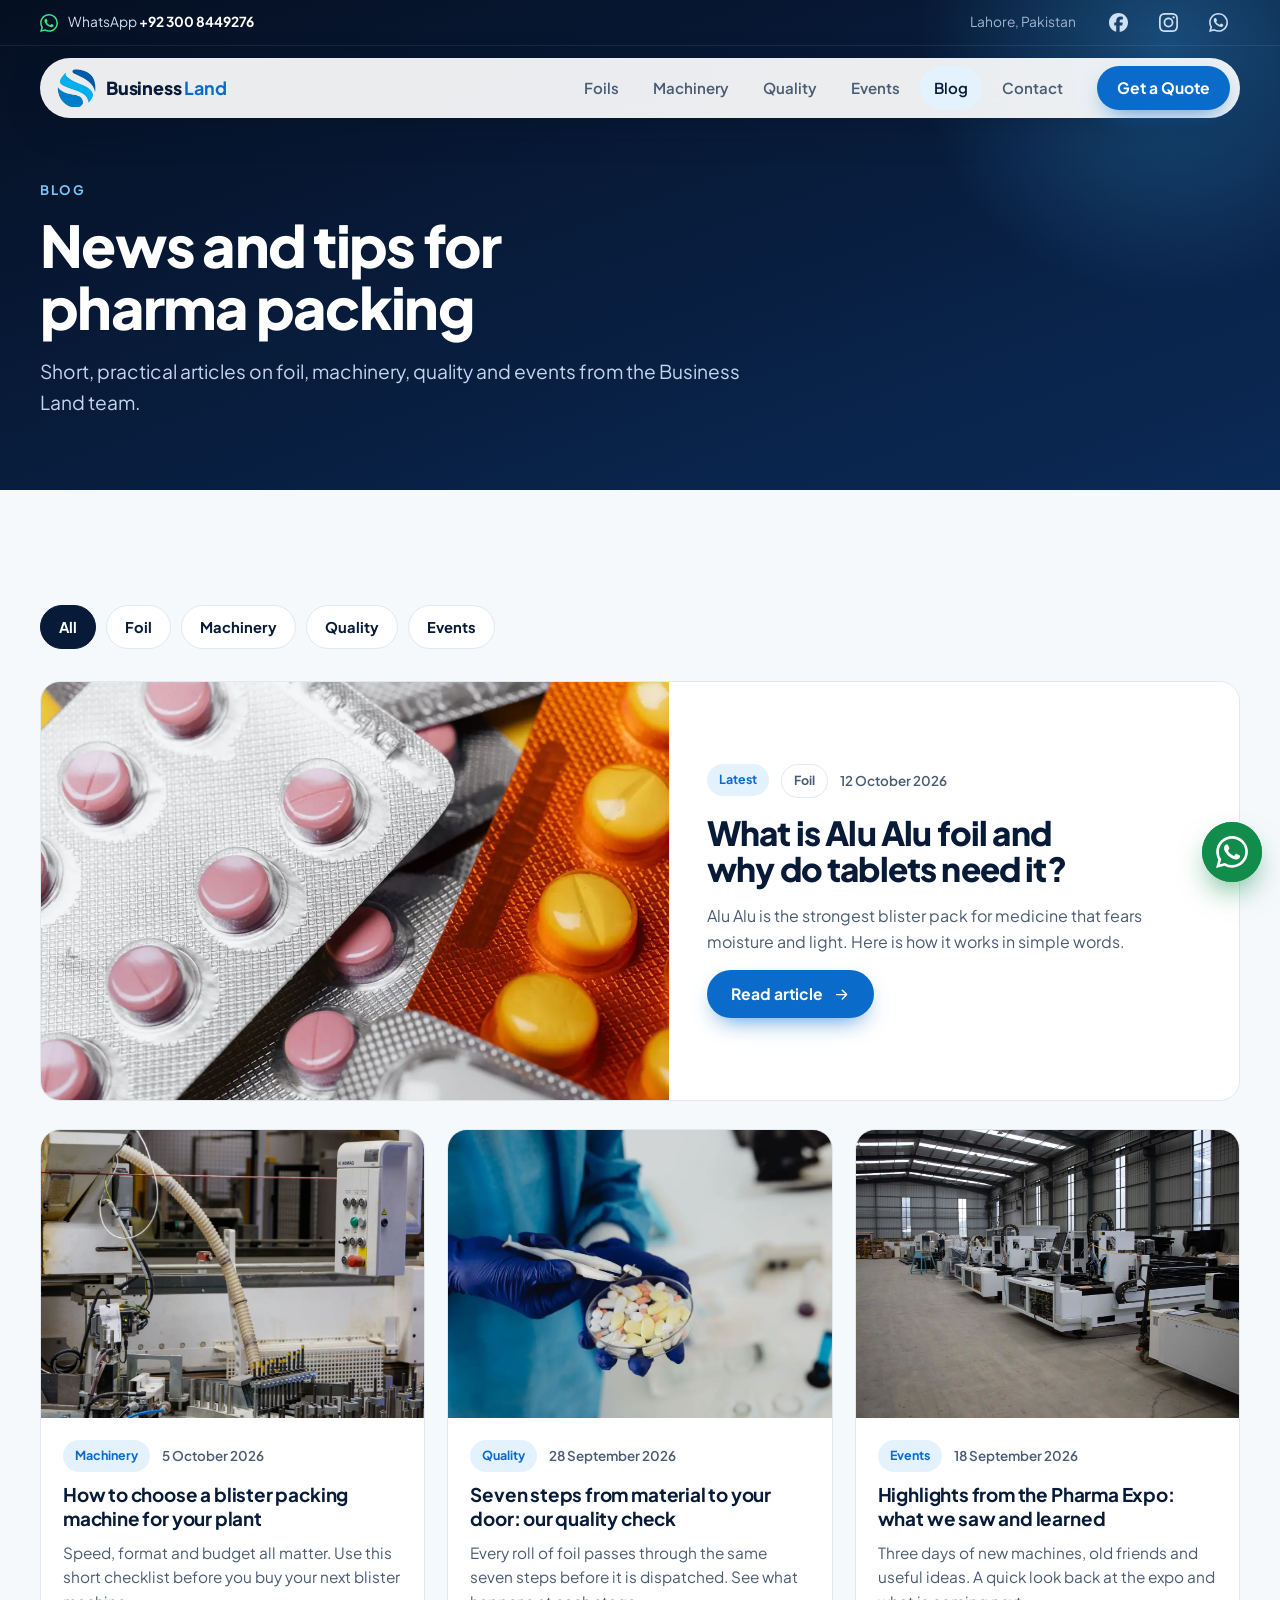
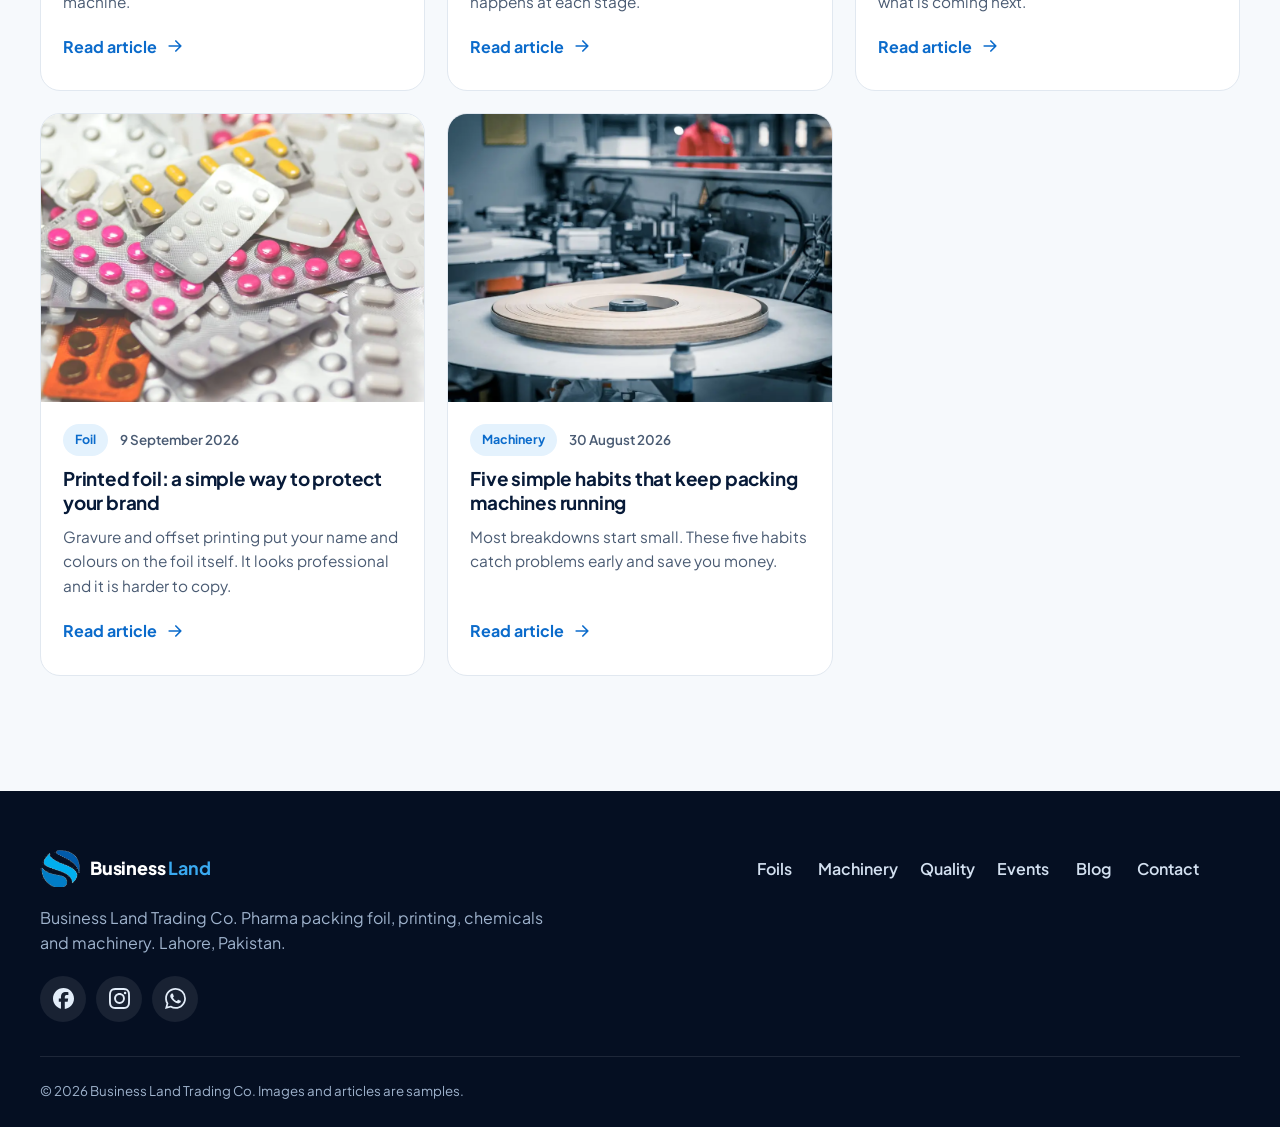
<file: blog.html>
<!doctype html>
<html lang="en">
<head>
<meta charset="utf-8">
<meta name="viewport" content="width=device-width, initial-scale=1">
<title>Blog | Business Land</title>
<meta name="description" content="Articles on Alu Alu foil, pharma packing machinery, quality checks and events from Business Land Trading Co, Lahore.">
<meta name="theme-color" content="#071a38">
<meta property="og:title" content="Blog | Business Land">
<meta property="og:type" content="article">
<meta property="og:image" content="images/factory-hall.webp">
<link rel="icon" type="image/png" href="images/logo.png">
<link rel="preload" as="font" type="font/woff2" href="fonts/plus-jakarta-sans-latin.woff2" crossorigin>
<link rel="stylesheet" href="css/style.css">
<link rel="stylesheet" href="css/blog.css">
<script>document.documentElement.classList.add('js')</script>
<noscript><style>.reveal{opacity:1!important;transform:none!important}</style></noscript>
</head>
<body data-sub>
<svg width="0" height="0" style="position:absolute" aria-hidden="true" focusable="false"><defs><symbol id="i-wa" viewBox="0 0 24 24"><path d="M17.472 14.382c-.297-.149-1.758-.867-2.03-.967-.273-.099-.471-.148-.67.15-.197.297-.767.966-.94 1.164-.173.199-.347.223-.644.075-.297-.15-1.255-.463-2.39-1.475-.883-.788-1.48-1.761-1.653-2.059-.173-.297-.018-.458.13-.606.134-.133.298-.347.446-.52.149-.174.198-.298.298-.497.099-.198.05-.371-.025-.52-.075-.149-.669-1.612-.916-2.207-.242-.579-.487-.5-.669-.51-.173-.008-.371-.01-.57-.01-.198 0-.52.074-.792.372-.272.297-1.04 1.016-1.04 2.479 0 1.462 1.065 2.875 1.213 3.074.149.198 2.096 3.2 5.077 4.487.709.306 1.262.489 1.694.625.712.227 1.36.195 1.871.118.571-.085 1.758-.719 2.006-1.413.248-.694.248-1.289.173-1.413-.074-.124-.272-.198-.57-.347m-5.421 7.403h-.004a9.87 9.87 0 01-5.031-1.378l-.361-.214-3.741.982.998-3.648-.235-.374a9.86 9.86 0 01-1.51-5.26c.001-5.45 4.436-9.884 9.888-9.884 2.64 0 5.122 1.03 6.988 2.898a9.825 9.825 0 012.893 6.994c-.003 5.45-4.437 9.884-9.885 9.884m8.413-18.297A11.815 11.815 0 0012.05 0C5.495 0 .16 5.335.157 11.892c0 2.096.547 4.142 1.588 5.945L.057 24l6.305-1.654a11.882 11.882 0 005.683 1.448h.005c6.554 0 11.89-5.335 11.893-11.893a11.821 11.821 0 00-3.48-8.413Z"/></symbol><symbol id="i-fb" viewBox="0 0 24 24"><path d="M9.101 23.691v-7.98H6.627v-3.667h2.474v-1.58c0-4.085 1.848-5.978 5.858-5.978.401 0 .955.042 1.468.103a8.68 8.68 0 0 1 1.141.195v3.325a8.623 8.623 0 0 0-.653-.036 26.805 26.805 0 0 0-.733-.009c-.707 0-1.259.096-1.675.309a1.686 1.686 0 0 0-.679.622c-.258.42-.374.995-.374 1.752v1.297h3.919l-.386 2.103-.287 1.564h-3.246v8.245C19.396 23.238 24 18.179 24 12.044c0-6.627-5.373-12-12-12s-12 5.373-12 12c0 5.628 3.874 10.35 9.101 11.647Z"/></symbol><symbol id="i-ig" viewBox="0 0 24 24"><path d="M7.0301.084c-1.2768.0602-2.1487.264-2.911.5634-.7888.3075-1.4575.72-2.1228 1.3877-.6652.6677-1.075 1.3368-1.3802 2.127-.2954.7638-.4956 1.6365-.552 2.914-.0564 1.2775-.0689 1.6882-.0626 4.947.0062 3.2586.0206 3.6671.0825 4.9473.061 1.2765.264 2.1482.5635 2.9107.308.7889.72 1.4573 1.388 2.1228.6679.6655 1.3365 1.0743 2.1285 1.38.7632.295 1.6361.4961 2.9134.552 1.2773.056 1.6884.069 4.9462.0627 3.2578-.0062 3.668-.0207 4.9478-.0814 1.28-.0607 2.147-.2652 2.9098-.5633.7889-.3086 1.4578-.72 2.1228-1.3881.665-.6682 1.0745-1.3378 1.3795-2.1284.2957-.7632.4966-1.636.552-2.9124.056-1.2809.0692-1.6898.063-4.948-.0063-3.2583-.021-3.6668-.0817-4.9465-.0607-1.2797-.264-2.1487-.5633-2.9117-.3084-.7889-.72-1.4568-1.3876-2.1228C21.2982 1.33 20.628.9208 19.8378.6165 19.074.321 18.2017.1197 16.9244.0645 15.6471.0093 15.236-.005 11.977.0014 8.718.0076 8.31.0215 7.0301.0839m.1402 21.6932c-1.17-.0509-1.8053-.2453-2.2287-.408-.5606-.216-.96-.4771-1.3819-.895-.422-.4178-.6811-.8186-.9-1.378-.1644-.4234-.3624-1.058-.4171-2.228-.0595-1.2645-.072-1.6442-.079-4.848-.007-3.2037.0053-3.583.0607-4.848.05-1.169.2456-1.805.408-2.2282.216-.5613.4762-.96.895-1.3816.4188-.4217.8184-.6814 1.3783-.9003.423-.1651 1.0575-.3614 2.227-.4171 1.2655-.06 1.6447-.072 4.848-.079 3.2033-.007 3.5835.005 4.8495.0608 1.169.0508 1.8053.2445 2.228.408.5608.216.96.4754 1.3816.895.4217.4194.6816.8176.9005 1.3787.1653.4217.3617 1.056.4169 2.2263.0602 1.2655.0739 1.645.0796 4.848.0058 3.203-.0055 3.5834-.061 4.848-.051 1.17-.245 1.8055-.408 2.2294-.216.5604-.4763.96-.8954 1.3814-.419.4215-.8181.6811-1.3783.9-.4224.1649-1.0577.3617-2.2262.4174-1.2656.0595-1.6448.072-4.8493.079-3.2045.007-3.5825-.006-4.848-.0608M16.953 5.5864A1.44 1.44 0 1 0 18.39 4.144a1.44 1.44 0 0 0-1.437 1.4424M5.8385 12.012c.0067 3.4032 2.7706 6.1557 6.173 6.1493 3.4026-.0065 6.157-2.7701 6.1506-6.1733-.0065-3.4032-2.771-6.1565-6.174-6.1498-3.403.0067-6.156 2.771-6.1496 6.1738M8 12.0077a4 4 0 1 1 4.008 3.9921A3.9996 3.9996 0 0 1 8 12.0077"/></symbol></defs></svg>
<a class="skip" href="#main">Skip to content</a>

<aside class="topbar" aria-label="Contact and social links">
  <div class="container tb">
    <a class="tb-call" href="https://wa.me/923008449276" data-wa="Hello Business Land, I need a quote."><svg class="ico" aria-hidden="true"><use href="#i-wa"/></svg><span><i class="tb-w">WhatsApp </i><b>+92 300 8449276</b></span></a>
    <span class="tb-loc">Lahore, Pakistan</span>
    <ul class="social" aria-label="Social media">
      <li><a class="s-fb" href="https://www.facebook.com/" target="_blank" rel="noopener" aria-label="Business Land on Facebook"><svg class="ico" aria-hidden="true"><use href="#i-fb"/></svg></a></li>
      <li><a class="s-ig" href="https://www.instagram.com/" target="_blank" rel="noopener" aria-label="Business Land on Instagram"><svg class="ico" aria-hidden="true"><use href="#i-ig"/></svg></a></li>
      <li><a class="s-wa" href="https://wa.me/923008449276" data-wa="Hello Business Land, I need a quote." target="_blank" rel="noopener" aria-label="Chat with Business Land on WhatsApp"><svg class="ico" aria-hidden="true"><use href="#i-wa"/></svg></a></li>
    </ul>
  </div>
</aside>

<!-- ============ HEADER ============ -->
<header class="header" id="top">
  <div class="bar">
    <a class="brand" href="index.html" aria-label="Business Land, home">
      <img src="images/logo.png" width="40" height="38" alt="">
      <span>Business <b>Land</b></span>
    </a>
    <nav class="nav" id="nav" aria-label="Main">
      <a href="index.html#foils">Foils</a>
      <a href="index.html#machinery">Machinery</a>
      <a href="index.html#quality">Quality</a>
      <a href="index.html#events">Events</a>
      <a href="blog.html" aria-current="page" class="on">Blog</a>
      <a href="index.html#contact">Contact</a>
    </nav>
    <a class="btn btn-primary btn-sm hide-sm" href="index.html#contact">Get a Quote</a>
    <button class="burger" id="burger" aria-label="Open menu" aria-expanded="false" aria-controls="nav"><i></i><i></i><i></i></button>
  </div>
</header>

<main id="main">
<section class="pagehead" aria-labelledby="bt">
  <div class="container">
    <p class="eyebrow on-dark">Blog</p>
    <h1 id="bt">News and tips for pharma packing</h1>
    <p class="lead">Short, practical articles on foil, machinery, quality and events from the Business Land team.</p>
  </div>
</section>
<section class="section" data-blog="list">
  <div class="container">
    <div class="filters" id="filters" role="group" aria-label="Filter articles by category"></div>
    <article class="featured" id="featured"></article>
    <div class="postgrid" id="postgrid"></div>
  </div>
</section>
</main>

<footer class="footer">
  <div class="container foot">
    <div><a class="brand light" href="index.html"><img src="images/logo.png" width="40" height="38" alt=""><span>Business <b>Land</b></span></a>
      <p>Business Land Trading Co. Pharma packing foil, printing, chemicals and machinery. Lahore, Pakistan.</p>
      <ul class="social big" aria-label="Social media">
        <li><a class="s-fb" href="https://www.facebook.com/" target="_blank" rel="noopener" aria-label="Business Land on Facebook"><svg class="ico" aria-hidden="true"><use href="#i-fb"/></svg></a></li>
        <li><a class="s-ig" href="https://www.instagram.com/" target="_blank" rel="noopener" aria-label="Business Land on Instagram"><svg class="ico" aria-hidden="true"><use href="#i-ig"/></svg></a></li>
        <li><a class="s-wa" href="https://wa.me/923008449276" data-wa="Hello Business Land, I need a quote." target="_blank" rel="noopener" aria-label="Chat with Business Land on WhatsApp"><svg class="ico" aria-hidden="true"><use href="#i-wa"/></svg></a></li>
      </ul></div>
    <nav aria-label="Footer"><a href="index.html#foils">Foils</a><a href="index.html#machinery">Machinery</a><a href="index.html#quality">Quality</a><a href="index.html#events">Events</a><a href="blog.html">Blog</a><a href="index.html#contact">Contact</a></nav>
  </div>
  <div class="container copy"><small>&copy; <span id="yr">2026</span> Business Land Trading Co. Images and articles are samples.</small></div>
<a class="fab" data-wa="Hello Business Land, I need a quote." href="https://wa.me/923008449276" target="_blank" rel="noopener" aria-label="Chat on WhatsApp">
  <svg class="ico" aria-hidden="true"><use href="#i-wa"/></svg>
</a>
</footer>

<script src="js/blog-data.js"></script>
<script src="js/blog.js" defer></script>
</body>
</html>
</file>
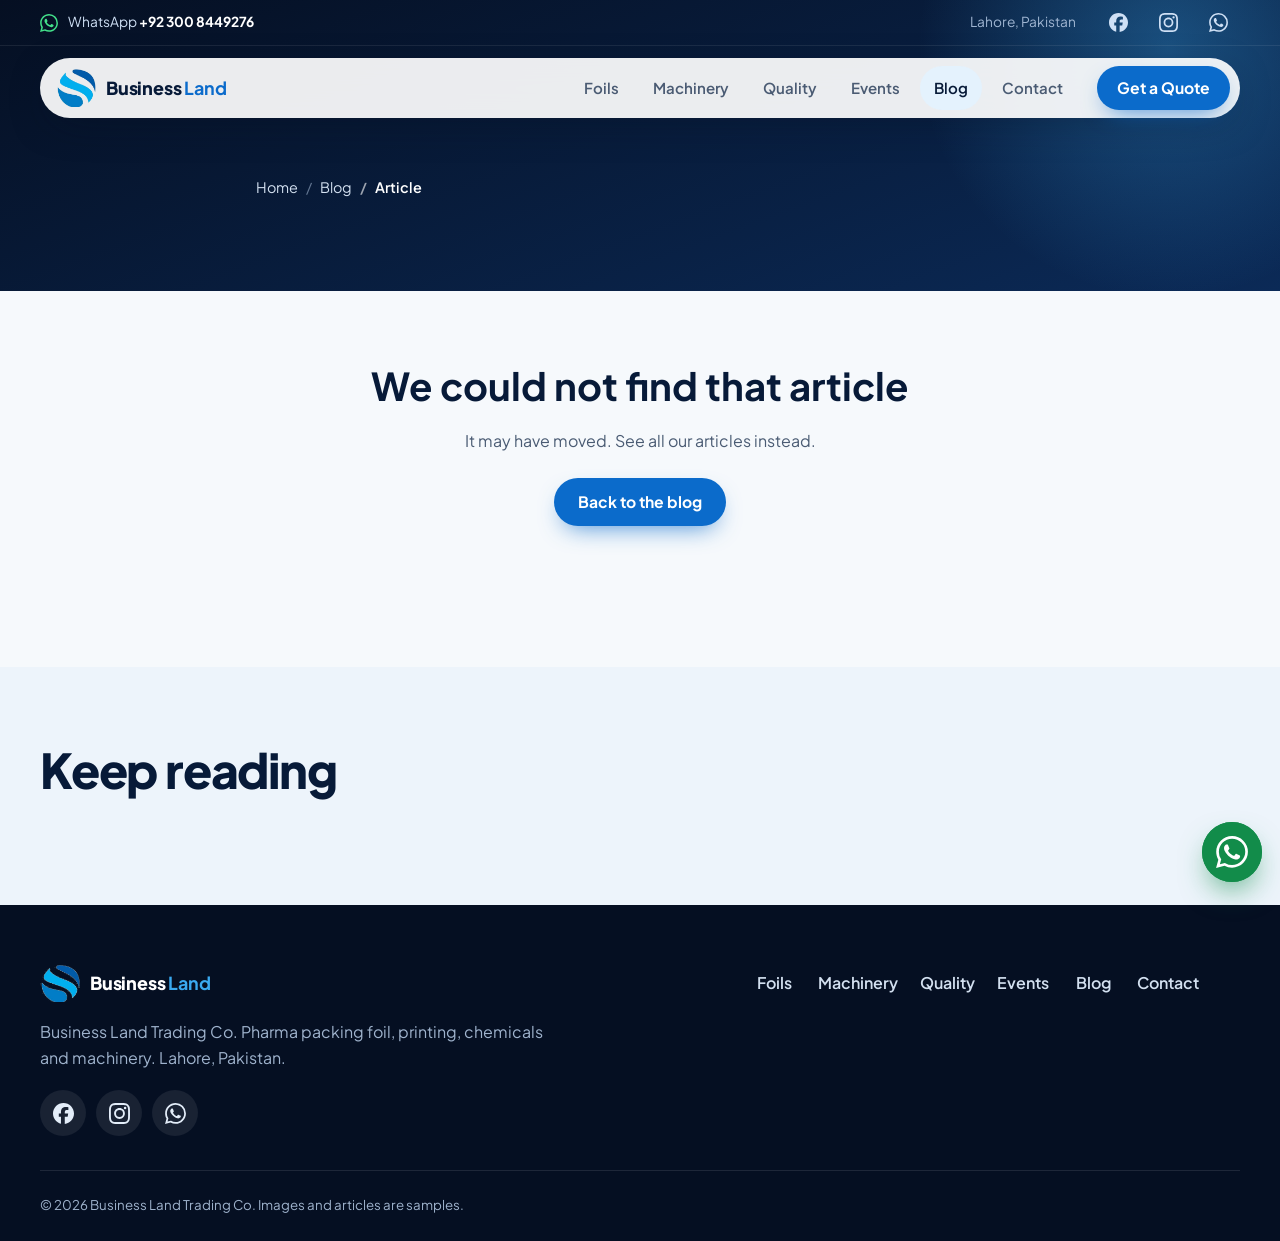
<file: post.html>
<!doctype html>
<html lang="en">
<head>
<meta charset="utf-8">
<meta name="viewport" content="width=device-width, initial-scale=1">
<title>Article | Business Land Blog</title>
<meta name="description" content="Read this article from the Business Land team.">
<meta name="theme-color" content="#071a38">
<meta property="og:title" content="Article | Business Land Blog">
<meta property="og:type" content="article">
<meta property="og:image" content="images/factory-hall.webp">
<link rel="icon" type="image/png" href="images/logo.png">
<link rel="preload" as="font" type="font/woff2" href="fonts/plus-jakarta-sans-latin.woff2" crossorigin>
<link rel="stylesheet" href="css/style.css">
<link rel="stylesheet" href="css/blog.css">
<script>document.documentElement.classList.add('js')</script>
<noscript><style>.reveal{opacity:1!important;transform:none!important}</style></noscript>
</head>
<body data-sub>
<svg width="0" height="0" style="position:absolute" aria-hidden="true" focusable="false"><defs><symbol id="i-wa" viewBox="0 0 24 24"><path d="M17.472 14.382c-.297-.149-1.758-.867-2.03-.967-.273-.099-.471-.148-.67.15-.197.297-.767.966-.94 1.164-.173.199-.347.223-.644.075-.297-.15-1.255-.463-2.39-1.475-.883-.788-1.48-1.761-1.653-2.059-.173-.297-.018-.458.13-.606.134-.133.298-.347.446-.52.149-.174.198-.298.298-.497.099-.198.05-.371-.025-.52-.075-.149-.669-1.612-.916-2.207-.242-.579-.487-.5-.669-.51-.173-.008-.371-.01-.57-.01-.198 0-.52.074-.792.372-.272.297-1.04 1.016-1.04 2.479 0 1.462 1.065 2.875 1.213 3.074.149.198 2.096 3.2 5.077 4.487.709.306 1.262.489 1.694.625.712.227 1.36.195 1.871.118.571-.085 1.758-.719 2.006-1.413.248-.694.248-1.289.173-1.413-.074-.124-.272-.198-.57-.347m-5.421 7.403h-.004a9.87 9.87 0 01-5.031-1.378l-.361-.214-3.741.982.998-3.648-.235-.374a9.86 9.86 0 01-1.51-5.26c.001-5.45 4.436-9.884 9.888-9.884 2.64 0 5.122 1.03 6.988 2.898a9.825 9.825 0 012.893 6.994c-.003 5.45-4.437 9.884-9.885 9.884m8.413-18.297A11.815 11.815 0 0012.05 0C5.495 0 .16 5.335.157 11.892c0 2.096.547 4.142 1.588 5.945L.057 24l6.305-1.654a11.882 11.882 0 005.683 1.448h.005c6.554 0 11.89-5.335 11.893-11.893a11.821 11.821 0 00-3.48-8.413Z"/></symbol><symbol id="i-fb" viewBox="0 0 24 24"><path d="M9.101 23.691v-7.98H6.627v-3.667h2.474v-1.58c0-4.085 1.848-5.978 5.858-5.978.401 0 .955.042 1.468.103a8.68 8.68 0 0 1 1.141.195v3.325a8.623 8.623 0 0 0-.653-.036 26.805 26.805 0 0 0-.733-.009c-.707 0-1.259.096-1.675.309a1.686 1.686 0 0 0-.679.622c-.258.42-.374.995-.374 1.752v1.297h3.919l-.386 2.103-.287 1.564h-3.246v8.245C19.396 23.238 24 18.179 24 12.044c0-6.627-5.373-12-12-12s-12 5.373-12 12c0 5.628 3.874 10.35 9.101 11.647Z"/></symbol><symbol id="i-ig" viewBox="0 0 24 24"><path d="M7.0301.084c-1.2768.0602-2.1487.264-2.911.5634-.7888.3075-1.4575.72-2.1228 1.3877-.6652.6677-1.075 1.3368-1.3802 2.127-.2954.7638-.4956 1.6365-.552 2.914-.0564 1.2775-.0689 1.6882-.0626 4.947.0062 3.2586.0206 3.6671.0825 4.9473.061 1.2765.264 2.1482.5635 2.9107.308.7889.72 1.4573 1.388 2.1228.6679.6655 1.3365 1.0743 2.1285 1.38.7632.295 1.6361.4961 2.9134.552 1.2773.056 1.6884.069 4.9462.0627 3.2578-.0062 3.668-.0207 4.9478-.0814 1.28-.0607 2.147-.2652 2.9098-.5633.7889-.3086 1.4578-.72 2.1228-1.3881.665-.6682 1.0745-1.3378 1.3795-2.1284.2957-.7632.4966-1.636.552-2.9124.056-1.2809.0692-1.6898.063-4.948-.0063-3.2583-.021-3.6668-.0817-4.9465-.0607-1.2797-.264-2.1487-.5633-2.9117-.3084-.7889-.72-1.4568-1.3876-2.1228C21.2982 1.33 20.628.9208 19.8378.6165 19.074.321 18.2017.1197 16.9244.0645 15.6471.0093 15.236-.005 11.977.0014 8.718.0076 8.31.0215 7.0301.0839m.1402 21.6932c-1.17-.0509-1.8053-.2453-2.2287-.408-.5606-.216-.96-.4771-1.3819-.895-.422-.4178-.6811-.8186-.9-1.378-.1644-.4234-.3624-1.058-.4171-2.228-.0595-1.2645-.072-1.6442-.079-4.848-.007-3.2037.0053-3.583.0607-4.848.05-1.169.2456-1.805.408-2.2282.216-.5613.4762-.96.895-1.3816.4188-.4217.8184-.6814 1.3783-.9003.423-.1651 1.0575-.3614 2.227-.4171 1.2655-.06 1.6447-.072 4.848-.079 3.2033-.007 3.5835.005 4.8495.0608 1.169.0508 1.8053.2445 2.228.408.5608.216.96.4754 1.3816.895.4217.4194.6816.8176.9005 1.3787.1653.4217.3617 1.056.4169 2.2263.0602 1.2655.0739 1.645.0796 4.848.0058 3.203-.0055 3.5834-.061 4.848-.051 1.17-.245 1.8055-.408 2.2294-.216.5604-.4763.96-.8954 1.3814-.419.4215-.8181.6811-1.3783.9-.4224.1649-1.0577.3617-2.2262.4174-1.2656.0595-1.6448.072-4.8493.079-3.2045.007-3.5825-.006-4.848-.0608M16.953 5.5864A1.44 1.44 0 1 0 18.39 4.144a1.44 1.44 0 0 0-1.437 1.4424M5.8385 12.012c.0067 3.4032 2.7706 6.1557 6.173 6.1493 3.4026-.0065 6.157-2.7701 6.1506-6.1733-.0065-3.4032-2.771-6.1565-6.174-6.1498-3.403.0067-6.156 2.771-6.1496 6.1738M8 12.0077a4 4 0 1 1 4.008 3.9921A3.9996 3.9996 0 0 1 8 12.0077"/></symbol></defs></svg>
<a class="skip" href="#main">Skip to content</a>

<aside class="topbar" aria-label="Contact and social links">
  <div class="container tb">
    <a class="tb-call" href="https://wa.me/923008449276" data-wa="Hello Business Land, I need a quote."><svg class="ico" aria-hidden="true"><use href="#i-wa"/></svg><span><i class="tb-w">WhatsApp </i><b>+92 300 8449276</b></span></a>
    <span class="tb-loc">Lahore, Pakistan</span>
    <ul class="social" aria-label="Social media">
      <li><a class="s-fb" href="https://www.facebook.com/" target="_blank" rel="noopener" aria-label="Business Land on Facebook"><svg class="ico" aria-hidden="true"><use href="#i-fb"/></svg></a></li>
      <li><a class="s-ig" href="https://www.instagram.com/" target="_blank" rel="noopener" aria-label="Business Land on Instagram"><svg class="ico" aria-hidden="true"><use href="#i-ig"/></svg></a></li>
      <li><a class="s-wa" href="https://wa.me/923008449276" data-wa="Hello Business Land, I need a quote." target="_blank" rel="noopener" aria-label="Chat with Business Land on WhatsApp"><svg class="ico" aria-hidden="true"><use href="#i-wa"/></svg></a></li>
    </ul>
  </div>
</aside>

<!-- ============ HEADER ============ -->
<header class="header" id="top">
  <div class="bar">
    <a class="brand" href="index.html" aria-label="Business Land, home">
      <img src="images/logo.png" width="40" height="38" alt="">
      <span>Business <b>Land</b></span>
    </a>
    <nav class="nav" id="nav" aria-label="Main">
      <a href="index.html#foils">Foils</a>
      <a href="index.html#machinery">Machinery</a>
      <a href="index.html#quality">Quality</a>
      <a href="index.html#events">Events</a>
      <a href="blog.html" aria-current="page" class="on">Blog</a>
      <a href="index.html#contact">Contact</a>
    </nav>
    <a class="btn btn-primary btn-sm hide-sm" href="index.html#contact">Get a Quote</a>
    <button class="burger" id="burger" aria-label="Open menu" aria-expanded="false" aria-controls="nav"><i></i><i></i><i></i></button>
  </div>
</header>

<main id="main">
<section class="pagehead">
  <div class="container" style="max-width:48rem">
    <ol class="crumbs" aria-label="Breadcrumb"><li><a href="index.html">Home</a></li><li><a href="blog.html">Blog</a></li><li aria-current="page" id="crumb">Article</li></ol>
    <div id="phead"></div>
  </div>
</section>
<div class="article" data-blog="post"></div>
<section class="related-sec" aria-labelledby="rel-t">
  <div class="container">
    <h2 id="rel-t">Keep reading</h2>
    <div class="postgrid" id="related"></div>
  </div>
</section>
</main>

<footer class="footer">
  <div class="container foot">
    <div><a class="brand light" href="index.html"><img src="images/logo.png" width="40" height="38" alt=""><span>Business <b>Land</b></span></a>
      <p>Business Land Trading Co. Pharma packing foil, printing, chemicals and machinery. Lahore, Pakistan.</p>
      <ul class="social big" aria-label="Social media">
        <li><a class="s-fb" href="https://www.facebook.com/" target="_blank" rel="noopener" aria-label="Business Land on Facebook"><svg class="ico" aria-hidden="true"><use href="#i-fb"/></svg></a></li>
        <li><a class="s-ig" href="https://www.instagram.com/" target="_blank" rel="noopener" aria-label="Business Land on Instagram"><svg class="ico" aria-hidden="true"><use href="#i-ig"/></svg></a></li>
        <li><a class="s-wa" href="https://wa.me/923008449276" data-wa="Hello Business Land, I need a quote." target="_blank" rel="noopener" aria-label="Chat with Business Land on WhatsApp"><svg class="ico" aria-hidden="true"><use href="#i-wa"/></svg></a></li>
      </ul></div>
    <nav aria-label="Footer"><a href="index.html#foils">Foils</a><a href="index.html#machinery">Machinery</a><a href="index.html#quality">Quality</a><a href="index.html#events">Events</a><a href="blog.html">Blog</a><a href="index.html#contact">Contact</a></nav>
  </div>
  <div class="container copy"><small>&copy; <span id="yr">2026</span> Business Land Trading Co. Images and articles are samples.</small></div>
<a class="fab" data-wa="Hello Business Land, I need a quote." href="https://wa.me/923008449276" target="_blank" rel="noopener" aria-label="Chat on WhatsApp">
  <svg class="ico" aria-hidden="true"><use href="#i-wa"/></svg>
</a>
</footer>

<script src="js/blog-data.js"></script>
<script src="js/blog.js" defer></script>
</body>
</html>
</file>
<file: css/style.css>
/* Plus Jakarta Sans (variable, weights 200 to 800). Licence: SIL Open Font License 1.1, free for web use and hosting. */
@font-face{font-family:"Plus Jakarta Sans";font-style:normal;font-weight:200 800;font-display:swap;src:url(../fonts/plus-jakarta-sans-latin-ext.woff2) format("woff2");unicode-range:U+0100-02BA,U+02BD-02C5,U+02C7-02CC,U+02CE-02D7,U+02DD-02FF,U+0304,U+0308,U+0329,U+1D00-1DBF,U+1E00-1E9F,U+1EF2-1EFF,U+2020,U+20A0-20AB,U+20AD-20C4,U+2113,U+2C60-2C7F,U+A720-A7FF}
@font-face{font-family:"Plus Jakarta Sans";font-style:normal;font-weight:200 800;font-display:swap;src:url(../fonts/plus-jakarta-sans-latin.woff2) format("woff2");unicode-range:U+0000-00FF,U+0131,U+0152-0153,U+02BB-02BC,U+02C6,U+02DA,U+02DC,U+0304,U+0308,U+0329,U+2000-206F,U+20AC,U+2122,U+2191,U+2193,U+2212,U+2215,U+FEFF,U+FFFD}

/* Business Land | homepage styles
   Tokens first, then base, layout, components, motion. */
:root{
  --navy-950:#050f22; --navy-900:#071a38; --navy-800:#0b2a57;
  --blue-600:#0b6bcb; --blue-500:#1e8be0; --sky-400:#3aa9f0; --sky-300:#7cc6f7; --sky-100:#e4f2fd;
  --ink:#0b1b33; --muted:#4a5b73; --bg:#f6f9fc; --card:#fff; --line:#e1e8f0;
  --wa:#128c4a; --wa-dark:#0e7039;
  --foil:linear-gradient(135deg,#f6f8fb 0%,#b4bdc8 38%,#f9fbfd 52%,#8f9aa7 100%);
  --ease:cubic-bezier(.16,1,.3,1);
  --r:1.25rem; --shadow:0 1.125rem 3.125rem -20px rgba(7,26,56,.35);
  --font:"Plus Jakarta Sans",system-ui,-apple-system,"Segoe UI",Roboto,Arial,sans-serif;
}
*,*::before,*::after{box-sizing:border-box}
html{scroll-behavior:smooth;-webkit-text-size-adjust:100%}
body{margin:0;font-family:var(--font);font-size:1rem;line-height:1.6;color:var(--ink);background:var(--bg);overflow-x:hidden}
img{max-width:100%;height:auto;display:block}
a{color:inherit}
h1,h2,h3,p,ul,ol{margin:0}
ul,ol{padding:0;list-style:none}
svg{width:1.25em;height:1.25em;fill:none;stroke:currentColor;stroke-width:2;stroke-linecap:round;stroke-linejoin:round;flex:none}
:focus-visible{outline:0.1875rem solid var(--sky-400);outline-offset:0.1875rem;border-radius:0.5rem}
.skip{position:absolute;left:0.75rem;top:-60px;background:#fff;color:var(--ink);padding:0.625rem 1rem;border-radius:0.625rem;z-index:100;font-weight:600}
.skip:focus{top:0.75rem}
.container{width:min(75rem,100% - 2.5rem);margin-inline:auto}
.section{padding:clamp(4rem,9vw,7.5rem) 0;position:relative}
section[id]{scroll-margin-top:1.5rem}
.tint{background:#edf4fb}
.two{display:grid;gap:clamp(2rem,6vw,5rem);align-items:center}
@media(min-width:900px){.two{grid-template-columns:1fr 1fr}}

/* ---------- progress + header ---------- */
.progress{position:fixed;inset:0 0 auto 0;height:0.1875rem;z-index:60;pointer-events:none}
.progress span{display:block;height:100%;width:100%;background:linear-gradient(90deg,var(--sky-400),var(--blue-600));transform:scaleX(0);transform-origin:left}
.header{position:fixed;top:3.625rem;left:0;right:0;z-index:50;transition:top .45s var(--ease)}
.header.scrolled{top:0.875rem}
.bar{width:min(75rem,100% - 1.5rem);margin-inline:auto;display:flex;align-items:center;gap:1.25rem;padding:0.5rem 0.625rem 0.5rem 1rem;border-radius:62.4375rem;background:rgba(255,255,255,.92);backdrop-filter:blur(0.875rem);-webkit-backdrop-filter:blur(0.875rem);box-shadow:0 0.625rem 2.5rem -14px rgba(5,15,34,.5);transition:box-shadow .3s}
.header.scrolled .bar{box-shadow:0 0.875rem 2.5rem -12px rgba(5,15,34,.45)}
.brand{white-space:nowrap;min-height:2.75rem;display:flex;align-items:center;gap:0.625rem;text-decoration:none;font-weight:800;font-size:1.12rem;letter-spacing:-.01em;color:var(--navy-900)}
.brand b{color:var(--blue-600)}
.brand.light{color:#fff}.brand.light b{color:var(--sky-400)}
.nav{margin-left:auto;display:flex;gap:0.375rem}
.nav a{padding:0.625rem 0.875rem;border-radius:62.4375rem;text-decoration:none;font-weight:600;font-size:.94rem;color:var(--muted);transition:background .2s,color .2s}
.nav a:hover,.nav a.on{background:var(--sky-100);color:var(--navy-900)}
.burger{display:none;margin-left:auto;width:2.875rem;height:2.875rem;border:0;border-radius:50%;background:var(--sky-100);cursor:pointer;place-content:center;gap:0.3125rem}
.burger i{display:block;width:1.25rem;height:2px;background:var(--navy-900);border-radius:2px;transition:transform .3s var(--ease),opacity .2s}
.burger[aria-expanded=true] i:nth-child(1){transform:translateY(0.4375rem) rotate(45deg)}
.burger[aria-expanded=true] i:nth-child(2){opacity:0}
.burger[aria-expanded=true] i:nth-child(3){transform:translateY(-7px) rotate(-45deg)}
@media(max-width:860px){
  .burger{display:grid}.btn.hide-sm{display:none}
  .nav{position:absolute;left:0.75rem;right:0.75rem;top:calc(100% + 0.625rem);flex-direction:column;background:#fff;border-radius:1.375rem;padding:0.625rem;box-shadow:var(--shadow);opacity:0;visibility:hidden;transform:translateY(-10px);transition:.3s var(--ease)}
  .nav.open{opacity:1;visibility:visible;transform:none}
  .nav a{padding:0.875rem 1rem;font-size:1rem}
}

/* ---------- buttons ---------- */
.btn{display:inline-flex;align-items:center;justify-content:center;gap:0.625rem;min-height:3rem;padding:0 1.5rem;border-radius:62.4375rem;border:0;font:700 .98rem/1 var(--font);text-decoration:none;cursor:pointer;transition:transform .25s var(--ease),box-shadow .25s,background .2s;position:relative;overflow:hidden}
.btn:hover{transform:translateY(-2px)}
.btn:active{transform:translateY(0) scale(.98)}
.btn-sm{min-height:2.75rem;padding:0 1.25rem}
.btn-primary{background:var(--blue-600);color:#fff;box-shadow:0 0.625rem 1.5rem -10px rgba(11,107,203,.8)}
.btn-primary:hover{background:#0a5db3}
.btn-light{background:#fff;color:var(--navy-900);box-shadow:0 0.875rem 1.875rem -12px rgba(0,0,0,.5)}
.btn-light svg{transition:transform .3s var(--ease)}.btn-light:hover svg{transform:translateX(0.25rem)}
.btn-wa{background:var(--wa);color:#fff}
.btn-wa:hover{background:var(--wa-dark)}
.btn::after{content:"";position:absolute;inset:0;background:linear-gradient(105deg,transparent 30%,rgba(255,255,255,.35) 50%,transparent 70%);transform:translateX(-120%);transition:transform .7s var(--ease)}
.btn:hover::after{transform:translateX(120%)}

/* ---------- type ---------- */
.eyebrow{display:inline-flex;align-items:center;gap:0.625rem;font-weight:700;font-size:.82rem;letter-spacing:.12em;text-transform:uppercase;color:var(--blue-600);margin-bottom:0.875rem}
.eyebrow.on-dark{color:var(--sky-300)}
.eyebrow .dot{width:0.5rem;height:0.5rem;border-radius:50%;background:var(--sky-400);box-shadow:0 0 0 0 rgba(58,169,240,.7);animation:ping 2.2s infinite}
h2{font-size:clamp(1.9rem,4.2vw,3rem);line-height:1.1;letter-spacing:-.025em;font-weight:800;color:var(--navy-900);text-wrap:balance}
h3{font-size:1.18rem;line-height:1.3;font-weight:700;letter-spacing:-.01em}
.lead{font-size:clamp(1.02rem,1.5vw,1.2rem);color:var(--muted);margin-top:1.125rem;max-width:52ch}
.head{max-width:45rem;margin-bottom:clamp(2rem,5vw,3.5rem)}
.head p:not(.eyebrow){margin-top:1rem;color:var(--muted);font-size:1.08rem}
.dark{background:linear-gradient(160deg,var(--navy-950),var(--navy-800));color:#dbe7f6}
.dark h2{color:#fff}.dark .lead{color:#b8c9e0}

/* ---------- hero ---------- */
.hero{position:relative;min-height:100svh;padding:11rem 0 9.375rem;color:#fff;background:var(--navy-950);overflow:hidden;isolation:isolate}
.hero-bg{position:absolute;inset:0;z-index:-1;background:radial-gradient(120% 90% at 80% 20%,#0d3b78 0%,transparent 55%),linear-gradient(180deg,var(--navy-950),var(--navy-900))}
.blob{position:absolute;border-radius:50%;filter:blur(4.375rem);opacity:.55;will-change:transform}
.b1{width:32.5rem;height:32.5rem;background:#1e8be0;top:-120px;right:-100px;animation:drift 16s ease-in-out infinite alternate}
.b2{width:26.25rem;height:26.25rem;background:#3aa9f0;bottom:-140px;left:20%;opacity:.28;animation:drift 20s ease-in-out infinite alternate-reverse}
.b3{width:18.75rem;height:18.75rem;background:#0b6bcb;top:30%;left:-120px;opacity:.4;animation:drift 18s ease-in-out infinite alternate}
.grid{position:absolute;inset:0;background-image:linear-gradient(rgba(255,255,255,.05) 1px,transparent 1px),linear-gradient(90deg,rgba(255,255,255,.05) 1px,transparent 1px);background-size:3.5rem 3.5rem;mask-image:radial-gradient(70% 70% at 70% 40%,#000,transparent 80%);-webkit-mask-image:radial-gradient(70% 70% at 70% 40%,#000,transparent 80%)}
.hero-grid{display:grid;gap:2.5rem;align-items:center}
@media(min-width:960px){.hero-grid{grid-template-columns:1.05fr .95fr}}
.hero h1{text-wrap:balance;font-size:clamp(2.6rem,7vw,5.2rem);line-height:1.02;letter-spacing:-.035em;font-weight:800;margin:0.375rem 0 0.25rem}
.word{display:inline-block;overflow:hidden;vertical-align:top;padding:.04em .08em .12em 0;margin-right:.12em}
.word>span{display:inline-block;transform:translateY(112%) rotate(4deg);transform-origin:left bottom;animation:wordIn .9s var(--ease) forwards;animation-delay:calc(.15s + var(--i)*.09s)}
.word.hl>span{background:linear-gradient(100deg,#7cc6f7,#e9f5ff 45%,#3aa9f0);-webkit-background-clip:text;background-clip:text;color:transparent;background-size:200% 100%;animation:wordIn .9s var(--ease) forwards,shine 5s linear 1.4s infinite;animation-delay:calc(.15s + var(--i)*.09s),0s}
.hero .lead{color:#c3d3e8}
.rise{opacity:0;transform:translateY(1.125rem);animation:rise .9s var(--ease) forwards;animation-delay:calc(.2s + var(--d)*.09s)}
.hero-cta{display:flex;flex-wrap:wrap;gap:0.875rem;margin-top:1.875rem}
.hero-facts{display:flex;flex-wrap:wrap;gap:0.75rem 2.25rem;margin-top:2.5rem;padding-top:1.625rem;border-top:1px solid rgba(255,255,255,.14)}
.hero-facts li{display:flex;flex-direction:column}
.hero-facts strong{font-size:1.9rem;font-weight:800;line-height:1.1;color:#fff}
.hero-facts span{font-size:.85rem;color:#a9bdd6}

/* hero visual */
.stage{position:relative;width:min(100%,33.75rem);aspect-ratio:1;margin-inline:auto;--mx:0;--my:0}
.layer-par{position:absolute;inset:0;transform:translate3d(calc(var(--mx)*var(--k)*1px),calc(var(--my)*var(--k)*1px),0);transition:transform .25s linear;pointer-events:none}
.roll{position:absolute;inset:8%;border-radius:50%;transform:translate3d(calc(var(--mx)*-12px),calc(var(--my)*-12px),0);transition:transform .25s linear;opacity:0;animation:pop 1.2s var(--ease) .3s forwards}
.roll>*{position:absolute;border-radius:50%}
.disc{inset:0;background:conic-gradient(from 20deg,#eef2f6,#9aa6b3,#f9fbfd,#7d8a98,#e3e9ef,#a5b0bd,#f4f7fa,#8895a3,#eef2f6);animation:spin 26s linear infinite;box-shadow:0 3.125rem 5.625rem -20px rgba(0,0,0,.6),inset 0 0 0 0.625rem rgba(255,255,255,.4),inset 0 0 4.375rem rgba(0,0,0,.35)}
.grooves{inset:0;background:repeating-radial-gradient(circle at 50% 50%,rgba(255,255,255,0) 0 0.1875rem,rgba(10,25,50,.07) 0.25rem 0.3125rem),repeating-radial-gradient(circle at 50% 50%,rgba(255,255,255,.22) 0 0.6875rem,rgba(255,255,255,0) 0.75rem 1.4375rem);mix-blend-mode:multiply;box-shadow:inset 0 0 0 0.875rem rgba(120,132,146,.55),inset 0 0 0 1rem rgba(255,255,255,.55),inset 0 0 2.5rem 0.625rem rgba(5,15,34,.28)}
.core{inset:33%;background:radial-gradient(circle,#050f22 0 36%,#2b3646 37% 40%,#d5b27a 41% 64%,#a98446 65% 100%);box-shadow:inset 0 0 1.5rem rgba(0,0,0,.6),0 0 0 0.375rem rgba(255,255,255,.35)}
.gloss{inset:0;background:radial-gradient(ellipse 60% 45% at 28% 22%,rgba(255,255,255,.65),transparent 60%),radial-gradient(ellipse 40% 30% at 78% 85%,rgba(124,198,247,.35),transparent 70%)}
.ring{position:absolute;inset:-1%;border-radius:50%;border:1px dashed rgba(124,198,247,.45);animation:spin 46s linear infinite reverse}
.ring::before,.ring::after{content:"";position:absolute;width:0.75rem;height:0.75rem;border-radius:50%;background:var(--sky-300);box-shadow:0 0 1.25rem 0.25rem rgba(124,198,247,.8)}
.ring::before{top:12%;left:10%}.ring::after{bottom:8%;right:18%;background:#fff}
.fcard{position:absolute;width:44%;aspect-ratio:4/3;border-radius:1.125rem;overflow:hidden;border:1px solid rgba(255,255,255,.5);box-shadow:0 1.875rem 3.75rem -20px rgba(0,0,0,.65);animation:floaty 7s ease-in-out infinite alternate}
.fcard img{width:100%;height:100%;object-fit:cover}
.fcard.c1{left:-4%;top:6%;rotate:-7deg}
.fcard.c2{right:-2%;bottom:6%;width:50%;rotate:6deg;animation-delay:-3s;animation-duration:8s}
.cap{position:absolute;width:4rem;height:1.5rem;border-radius:0.875rem;background:linear-gradient(90deg,#fff 50%,var(--blue-500) 50%);box-shadow:0 0.75rem 1.375rem -8px rgba(0,0,0,.55),inset 0 -4px 0.375rem rgba(0,0,0,.18);animation:tumble 9s ease-in-out infinite alternate}
.cp1{left:46%;top:2%;rotate:20deg}
.cp2{right:4%;top:34%;background:linear-gradient(90deg,#ffd27a 50%,#e0872b 50%);animation-delay:-2s;width:3.375rem;height:1.25rem}
.cp3{left:2%;bottom:20%;background:linear-gradient(90deg,#fff 50%,#e04b3a 50%);animation-delay:-4s;rotate:-30deg}
.cp4{left:44%;bottom:-2%;background:linear-gradient(90deg,#c9f1dd 50%,#1aa56a 50%);animation-delay:-6s;width:3.125rem;height:1.1875rem}
.tag{position:absolute;display:inline-flex;align-items:center;gap:0.5rem;padding:0.625rem 1rem;border-radius:62.4375rem;font-weight:700;font-size:.8rem;color:#fff;background:rgba(255,255,255,.14);border:1px solid rgba(255,255,255,.3);backdrop-filter:blur(0.625rem);-webkit-backdrop-filter:blur(0.625rem);white-space:nowrap;animation:floaty 6s ease-in-out infinite alternate}
.t1{left:2%;bottom:3%}.t2{right:-2%;top:12%;animation-delay:-2.5s}
.pulse{width:0.5rem;height:0.5rem;border-radius:50%;background:#43e08a;animation:ping 2s infinite;--ping:67,224,138}
.wave{position:absolute;left:0;bottom:-1px;width:100%;height:clamp(3.75rem,9vw,7.5rem);fill:var(--bg)}
@media(max-width:959px){.stage{width:min(88%,26.25rem);margin-top:0.625rem}.tag{font-size:.78rem;padding:0.5rem 0.75rem}.t2{right:0}.hero{padding-bottom:7.5rem}}

/* ---------- marquee ---------- */
.marquee{background:#fff;overflow:hidden;padding:1.125rem 0;border-block:1px solid var(--line)}
.marquee .track{display:flex;width:max-content;animation:marq 34s linear infinite}
.marquee:hover .track{animation-play-state:paused}
.marquee ul{display:flex;gap:1.875rem;padding-right:1.875rem}
.marquee li{font-weight:700;font-size:clamp(.95rem,1.6vw,1.15rem);letter-spacing:.14em;text-transform:uppercase;color:#17407a;white-space:nowrap;display:flex;align-items:center;gap:1.875rem}
.marquee li::after{content:"";width:0.5rem;height:0.5rem;border-radius:50%;background:var(--sky-400)}

/* ---------- cards ---------- */
.cards{display:grid;gap:1.375rem;grid-template-columns:repeat(4,1fr)}
.card{background:var(--card);border:1px solid var(--line);border-radius:var(--r);overflow:hidden;display:flex;flex-direction:column;transition:transform .45s var(--ease),box-shadow .45s}
.card:hover{transform:translateY(-8px);box-shadow:var(--shadow)}
.ph{aspect-ratio:4/3;overflow:hidden;background:var(--sky-100)}
.ph img{width:100%;height:100%;object-fit:cover;transition:transform .9s var(--ease)}
.card:hover .ph img{transform:scale(1.08)}
.card .body{padding:1.375rem;display:flex;flex-direction:column;gap:0.625rem;flex:1}
.card p{color:var(--muted);font-size:.96rem}
.chip{align-self:flex-start;font-size:.78rem;font-weight:700;color:var(--blue-600);background:var(--sky-100);padding:0.375rem 0.75rem;border-radius:62.4375rem}
.more{margin-top:auto;min-height:2.75rem;display:inline-flex;align-items:center;gap:0.5rem;font-weight:700;color:var(--blue-600);text-decoration:none}
.more svg{transition:transform .3s var(--ease)}.more:hover svg{transform:translateX(0.3125rem)}

/* ---------- layers ---------- */
.layers-sec{overflow:hidden}
.spec{margin-top:2.125rem;display:grid;gap:1.125rem}
.spec li{display:grid;grid-template-columns:1.25rem 1fr 5.625rem;gap:0.25rem 1rem;align-items:center}
.spec b{color:#fff;font-size:1.05rem}.spec small{display:block;color:#9fb5d1;font-size:.86rem}
.spec em{font-style:normal;font-weight:800;color:#fff;text-align:right;grid-row:1;grid-column:3}
.spec .meter{grid-column:2/4;height:0.5rem;border-radius:6.1875rem;background:rgba(255,255,255,.1);overflow:hidden}
.spec .meter i{display:block;height:100%;width:calc(var(--w)/60*100%);border-radius:6.1875rem;background:linear-gradient(90deg,var(--sky-400),#cfe8fb);transform:scaleX(0);transform-origin:left;transition:transform 1.3s var(--ease) .3s}
.spec.in .meter i{transform:scaleX(1)}
.sw{width:1rem;height:1rem;border-radius:0.3125rem}
.s-opa{background:#7cc6f7}.s-al{background:#c5cdd6}.s-pvc{background:#e9f2fa;border:2px solid #7cc6f7}
.stack-wrap{display:grid;place-items:center;min-height:23.75rem;perspective:81.25rem}
.stack{position:relative;width:min(78%,22.5rem);aspect-ratio:1.25;transform-style:preserve-3d;transform:rotateX(58deg) rotateZ(-38deg)}
.slab{position:absolute;inset:0;border-radius:1rem;display:grid;place-items:end start;padding:0.875rem 1.125rem;font-weight:800;font-size:.8rem;letter-spacing:.1em;transform:translateZ(0);transition:transform 1.4s var(--ease),box-shadow 1.4s;box-shadow:0 0 0 rgba(0,0,0,0)}
.slab span{transform:rotateZ(0deg);color:#0b1b33}
.l-opa{background:linear-gradient(135deg,rgba(124,198,247,.9),rgba(58,169,240,.85));border:1px solid rgba(255,255,255,.6)}
.l-al{background:var(--foil);border:1px solid rgba(255,255,255,.7)}
.l-pvc{background:linear-gradient(135deg,rgba(233,242,250,.92),rgba(190,215,238,.9));border:1px solid rgba(255,255,255,.8)}
.stack-wrap.in .l-opa{transform:translateZ(8.125rem);box-shadow:-30px 2.5rem 3.125rem -20px rgba(0,0,0,.55)}
.stack-wrap.in .l-al{transform:translateZ(4.0625rem);box-shadow:-30px 2.5rem 3.125rem -20px rgba(0,0,0,.5)}
.stack-wrap.in .l-pvc{transform:translateZ(0);box-shadow:-30px 2.5rem 3.125rem -20px rgba(0,0,0,.45)}

/* ---------- stats ---------- */
.stats{background:var(--bg);padding:clamp(2.5rem,6vw,4.375rem) 0 0}
.stats-grid{display:grid;gap:1.125rem;grid-template-columns:repeat(4,1fr)}
.stat{padding:1.625rem;border-radius:var(--r);background:#fff;border:1px solid var(--line);display:flex;flex-direction:column;gap:0.375rem}
.stat strong{font-size:clamp(2.4rem,5vw,3.4rem);font-weight:800;letter-spacing:-.03em;line-height:1;background:linear-gradient(120deg,var(--blue-600),var(--sky-400));-webkit-background-clip:text;background-clip:text;color:transparent}
.stat span:not([data-count]){color:var(--muted);font-size:.95rem}

/* ---------- machinery ---------- */
.mach{display:grid;gap:1.375rem;grid-template-columns:repeat(3,1fr)}
.m{position:relative;border-radius:var(--r);overflow:hidden;min-height:25rem;display:flex;flex-direction:column;justify-content:flex-end;background:var(--navy-900);isolation:isolate}
.m img{position:absolute;inset:0;width:100%;height:100%;object-fit:cover;z-index:-2;transition:transform 1s var(--ease)}
.m::before{content:"";position:absolute;inset:0;z-index:-1;background:linear-gradient(180deg,rgba(5,15,34,0) 25%,rgba(5,15,34,.92) 82%)}
.m:hover img{transform:scale(1.07)}
.mb{padding:1.5rem;color:#fff;display:flex;flex-direction:column;gap:0.625rem}
.mb ul{display:grid;gap:0.25rem;color:#c9d8ec;font-size:.92rem}
.mb li{display:flex;gap:0.5rem;align-items:center}
.mb li::before{content:"";width:0.375rem;height:0.375rem;border-radius:50%;background:var(--sky-400);flex:none}
.ask{margin-top:0.375rem;align-self:flex-start;display:inline-flex;align-items:center;min-height:2.75rem;padding:0 1.25rem;border-radius:62.4375rem;background:#fff;color:var(--navy-900);font-weight:700;font-size:.92rem;text-decoration:none;transition:background .2s,color .2s,transform .25s var(--ease)}
.ask:hover{background:var(--sky-400);color:var(--navy-950);transform:translateY(-2px)}

/* ---------- timeline ---------- */
.steps{display:grid;gap:1.125rem;counter-reset:s;position:relative}
@media(min-width:900px){.steps{grid-template-columns:repeat(7,1fr);gap:0.75rem}
  .steps::before{content:"";position:absolute;left:4%;right:4%;top:1.6875rem;height:0.1875rem;background:linear-gradient(90deg,var(--blue-600),var(--sky-400));border-radius:0.1875rem;transform:scaleX(0);transform-origin:left;transition:transform 1.8s var(--ease) .2s}
  .steps.in::before{transform:scaleX(1)}}
.steps li{position:relative;display:grid;gap:0.375rem;text-align:left;opacity:0;transform:translateY(1rem);transition:opacity .6s var(--ease),transform .6s var(--ease);transition-delay:calc(var(--i)*.14s + .2s)}
.steps.in li{opacity:1;transform:none}
@media(min-width:900px){.steps li{text-align:center;justify-items:center}}
.steps b{width:3.5rem;height:3.5rem;border-radius:50%;display:grid;place-items:center;font-size:1.2rem;font-weight:800;color:#fff;background:linear-gradient(135deg,var(--blue-600),var(--sky-400));box-shadow:0 0 0 0.375rem #edf4fb,0 0.75rem 1.5rem -10px rgba(11,107,203,.7)}
.steps h3{font-size:1.02rem}.steps p{color:var(--muted);font-size:.9rem}
.certs{display:flex;flex-wrap:wrap;gap:0.75rem;margin-top:2.875rem}
.certs span{padding:0.625rem 1.125rem;border-radius:62.4375rem;background:#fff;border:1px solid var(--line);font-weight:700;font-size:.9rem;color:var(--navy-800);box-shadow:0 0.375rem 1.125rem -12px rgba(7,26,56,.5)}

/* ---------- events ---------- */
.events{display:grid;gap:1.25rem}
@media(min-width:800px){.events{grid-template-columns:1.4fr 1fr;grid-template-rows:1fr 1fr}.ev.big{grid-row:span 2}}
.ev{position:relative;border-radius:var(--r);overflow:hidden;min-height:16.25rem;display:flex;align-items:flex-end;color:#fff;text-decoration:none;isolation:isolate}
.ev img{position:absolute;inset:0;width:100%;height:100%;object-fit:cover;z-index:-2;transition:transform 1s var(--ease)}
.ev::before{content:"";position:absolute;inset:0;z-index:-1;background:linear-gradient(180deg,rgba(5,15,34,.05) 30%,rgba(5,15,34,.85))}
.ev:hover img{transform:scale(1.06)}
.ev>div{padding:1.375rem}.ev small{font-weight:700;letter-spacing:.1em;text-transform:uppercase;font-size:.8rem;color:var(--sky-300)}
.play{position:absolute;top:1.125rem;right:1.125rem;width:3.375rem;height:3.375rem;border-radius:50%;display:grid;place-items:center;background:rgba(255,255,255,.2);border:1px solid rgba(255,255,255,.5);backdrop-filter:blur(0.5rem);-webkit-backdrop-filter:blur(0.5rem);transition:transform .4s var(--ease),background .3s}
.play svg{fill:#fff;stroke:none;width:1.375rem;height:1.375rem;margin-left:0.1875rem}
.ev:hover .play{transform:scale(1.12);background:var(--blue-600)}

/* ---------- why ---------- */
.ticks{display:grid;gap:1.25rem;margin:1.875rem 0 2.125rem}
.ticks li{display:flex;gap:1rem}
.ticks svg{width:2.125rem;height:2.125rem;padding:0.4375rem;border-radius:50%;background:var(--blue-600);color:#fff;stroke-width:3}
.ticks b{display:block;font-size:1.08rem}.ticks span{color:var(--muted)}
.photo{position:relative;border-radius:1.75rem;overflow:hidden;box-shadow:var(--shadow)}
.photo img{width:100%;aspect-ratio:4/3.3;object-fit:cover}
.badge{position:absolute;left:1.125rem;bottom:1.125rem;padding:0.875rem 1.25rem;border-radius:1rem;background:rgba(255,255,255,.94);display:grid}
.badge b{font-size:1.15rem;color:var(--navy-900)}.badge span{font-size:.86rem;color:var(--muted)}

/* ---------- contact ---------- */
.contact{background:linear-gradient(160deg,var(--navy-950),var(--navy-800));color:#dbe7f6;overflow:hidden}
.contact::before{content:"";position:absolute;width:35rem;height:35rem;border-radius:50%;background:#1e8be0;filter:blur(7.5rem);opacity:.25;right:-160px;top:-160px}
.contact h2{color:#fff}.contact .lead{color:#b8c9e0}
.info{display:grid;gap:1.375rem;margin-top:2.125rem}
.info li{display:flex;gap:1rem;align-items:flex-start}
.info svg{width:2.875rem;height:2.875rem;padding:0.75rem;border-radius:0.875rem;background:rgba(255,255,255,.1);color:var(--sky-300)}
.info small{display:block;color:#93aac6;font-size:.82rem;font-weight:600;letter-spacing:.06em;text-transform:uppercase}
.info a{font-weight:700;color:#fff;text-decoration:none;display:inline-flex;align-items:center;min-height:2.75rem}.info a:hover{text-decoration:underline}
.form{position:relative;display:grid;gap:1rem;padding:clamp(1.375rem,4vw,2.25rem);border-radius:1.625rem;background:#fff;color:var(--ink);box-shadow:0 2.5rem 5rem -30px rgba(0,0,0,.6)}
.form label{display:grid;gap:0.4375rem;font-weight:700;font-size:.92rem;color:var(--navy-900)}
.form input,.form select,.form textarea{width:100%;font:500 1rem var(--font);color:var(--ink);padding:0.875rem 1rem;min-height:3.125rem;border:1.5px solid #cfdae8;border-radius:0.875rem;background:#f8fbfe;transition:border-color .2s,box-shadow .2s}
.form input:focus,.form select:focus,.form textarea:focus{outline:0;border-color:var(--blue-600);box-shadow:0 0 0 0.25rem rgba(11,107,203,.18)}
.form input[aria-invalid=true]{border-color:#d42b2b}
.err{color:#b42318;font-weight:600;font-size:.9rem}

/* ---------- footer + fab ---------- */
.footer{background:var(--navy-950);color:#9fb3cd;padding:3.5rem 0 1.5rem}
.foot{display:grid;gap:1.875rem}
@media(min-width:800px){.foot{grid-template-columns:1.4fr 1fr;align-items:start}}
.foot p{margin-top:0.875rem;max-width:44ch}
.footer nav{display:flex;flex-wrap:wrap;gap:0.5rem 1.375rem}
.footer nav a{color:#d3e0f0;text-decoration:none;font-weight:600;min-height:2.75rem;min-width:2.75rem;justify-content:center;display:inline-flex;align-items:center}
.footer nav a:hover{color:#fff}
.copy{margin-top:2.125rem;padding-top:1.25rem;border-top:1px solid rgba(255,255,255,.1)}
.fab{position:fixed;right:1.125rem;bottom:1.125rem;z-index:55;width:3.75rem;height:3.75rem;border-radius:50%;display:grid;place-items:center;background:var(--wa);color:#fff;box-shadow:0 0.875rem 1.875rem -8px rgba(18,140,74,.7);transition:transform .3s var(--ease)}
.fab:hover{transform:scale(1.1) rotate(-6deg)}
.fab svg{width:1.875rem;height:1.875rem}
.fab::before{content:"";position:absolute;inset:0;border-radius:50%;background:var(--wa);z-index:-1;animation:fabping 2.6s ease-out infinite}

/* ---------- scroll reveal ---------- */
.js .reveal{opacity:0;transform:translateY(1.625rem);transition:opacity .8s var(--ease),transform .8s var(--ease);transition-delay:calc(var(--d,0)*90ms)}
.js .reveal.in{opacity:1;transform:none}

/* ---------- keyframes ---------- */
@keyframes wordIn{to{transform:none}}
@keyframes rise{to{opacity:1;transform:none}}
@keyframes pop{from{opacity:0;transform:scale(.8) rotate(-12deg)}to{opacity:1;transform:none}}
@keyframes spin{to{transform:rotate(360deg)}}
@keyframes floaty{from{translate:0 -8px}to{translate:0 0.625rem}}
@keyframes tumble{from{translate:0 -10px;transform:rotate(-6deg)}to{translate:0.375rem 0.75rem;transform:rotate(10deg)}}
@keyframes drift{to{transform:translate3d(3.75rem,2.5rem,0) scale(1.1)}}
@keyframes shine{to{background-position:-200% 0}}
@keyframes marq{to{transform:translateX(-50%)}}
@keyframes ping{70%{box-shadow:0 0 0 0.625rem rgba(var(--ping,58,169,240),0)}100%{box-shadow:0 0 0 0 rgba(var(--ping,58,169,240),0)}}
@keyframes fabping{from{transform:scale(1);opacity:.6}to{transform:scale(1.7);opacity:0}}

@media(prefers-reduced-motion:reduce){
  html{scroll-behavior:auto}
  *,*::before,*::after{animation-duration:.01ms!important;animation-iteration-count:1!important;transition-duration:.01ms!important;transition-delay:0s!important}
  .marquee .track{animation:none;flex-wrap:wrap;width:auto}
  .word>span,.rise,.roll{opacity:1;transform:none}
}

/* ---------- large screens and short landscape phones ---------- */
@media(max-height:520px) and (orientation:landscape){
  .hero{min-height:auto;padding:6rem 0 5.625rem}
  .hero h1{font-size:clamp(2rem,6vh,2.8rem)}
  .hero-facts{margin-top:1.375rem;padding-top:1rem}
}

/* ---------- real brand icons, top bar, social buttons ---------- */
.ico{fill:currentColor;stroke:none}
.topbar{position:absolute;top:0;left:0;right:0;z-index:49;height:2.875rem;color:#cfe0f5;font-size:.86rem;border-bottom:1px solid rgba(255,255,255,.08)}
.tb{height:100%;display:flex;align-items:center;gap:1.25rem}
.tb-call{display:inline-flex;align-items:center;gap:0.625rem;min-height:2.75rem;text-decoration:none;color:#cfe0f5;transition:color .2s}
.tb-call .ico{width:1.125rem;height:1.125rem;color:#43e08a}
.tb-call b{color:#fff;font-weight:700}
.tb-call:hover{color:#fff}
.tb-loc{margin-left:auto;color:#9fb5d1}
.social{display:flex;gap:0.375rem}
.social a{display:grid;place-items:center;width:2.75rem;height:2.75rem;border-radius:50%;color:#cfe0f5;text-decoration:none;transition:background .25s,color .25s,transform .3s var(--ease)}
.social .ico{width:1.1875rem;height:1.1875rem}
.social a:hover{color:#fff;transform:translateY(-2px)}
.social .s-fb:hover{background:#1877f2}
.social .s-ig:hover{background:linear-gradient(45deg,#f9a03f,#e1306c 55%,#7b3fe4)}
.social .s-wa:hover{background:#25d366}
.social.big{margin-top:1.25rem;gap:0.625rem}
.social.big a{width:2.875rem;height:2.875rem;background:rgba(255,255,255,.08);color:#e3edf9}
.social.big .ico{width:1.3125rem;height:1.3125rem}
@media(max-width:700px){.tb-loc{display:none}.tb{justify-content:space-between}.tb-call span{font-size:.82rem}}
@media(max-width:959px){.hero{padding-top:10rem}}
@media(max-height:520px) and (orientation:landscape){.hero{padding-top:8.75rem}}
.btn-wa .ico{width:1.25rem;height:1.25rem}
.fab .ico{width:2rem;height:2rem}
.info .ico{width:2.875rem;height:2.875rem;padding:0.75rem;border-radius:0.875rem;background:rgba(255,255,255,.1);color:#43e08a}

.tb-call span{white-space:nowrap}
@media(max-width:700px){.tb-w{display:none}}
@media(max-width:700px){.topbar .s-wa{display:none}}

.tb-w{font-style:normal}

/* ---------- hero fits the screen: sizes follow width AND height ---------- */
.hero{min-height:100svh;padding:calc(8.125rem + 2vh) 0 clamp(3.5rem,9vh,8.75rem)}
.hero h1{font-size:clamp(2.3rem,min(5.4vw,8.4vh),5.6rem)}
.hero .lead{font-size:clamp(1rem,min(1.5vw,2.3vh),1.22rem);margin-top:clamp(0.625rem,2vh,1.125rem)}
.hero-cta{margin-top:clamp(1rem,3.6vh,1.875rem)}
.hero-facts{margin-top:clamp(1rem,4vh,2.5rem);padding-top:clamp(0.875rem,3vh,1.625rem)}
.hero .eyebrow{margin-bottom:clamp(0.5rem,1.6vh,0.875rem)}
.stage{width:min(100%,60vh,43.75rem)}
@media(max-height:680px) and (min-width:960px){.hero-facts{display:none}}
@media(max-width:959px){
  .hero{min-height:auto;padding:9.375rem 0 6.875rem}
  .hero h1{font-size:clamp(2.4rem,9.5vw,4.2rem)}
  .hero .lead{font-size:1.05rem}
  .stage{width:min(88%,26.25rem)}
}
@media(max-height:520px) and (orientation:landscape) and (max-width:959px){.hero{padding:8.75rem 0 5.625rem}.hero h1{font-size:clamp(2rem,6vh,2.8rem)}}

/* ---------- video tiles + modal ---------- */
button.ev,button.photo{border:0;padding:0;font:inherit;text-align:left;cursor:pointer;width:100%;display:flex}
.photo.vid{display:block;position:relative}
.photo.vid img{aspect-ratio:4/3.3;object-position:center 35%;transition:transform 1s var(--ease)}
.photo.vid:hover img{transform:scale(1.05)}
.photo.vid .play{top:50%;left:50%;right:auto;width:5.25rem;height:5.25rem;margin:-42px 0 0 -42px;background:var(--blue-600);border-color:rgba(255,255,255,.7);animation:ring 2.4s infinite}
.photo.vid .play svg{width:2rem;height:2rem}
.ev img{object-position:center 40%}
.mv{position:absolute;top:1rem;right:1rem;z-index:2;display:inline-flex;align-items:center;gap:0.375rem;min-height:2.75rem;padding:0 1rem 0 0.75rem;border-radius:62.4375rem;border:1px solid rgba(255,255,255,.45);background:rgba(255,255,255,.16);backdrop-filter:blur(0.625rem);-webkit-backdrop-filter:blur(0.625rem);color:#fff;font:700 .85rem var(--font);cursor:pointer;transition:background .25s,transform .3s var(--ease)}
.mv svg{fill:currentColor;stroke:none;width:1.125rem;height:1.125rem}
.mv:hover{background:var(--blue-600);transform:scale(1.05)}
.vmodal{border:0;padding:0;background:transparent;margin:auto;max-width:100vw;max-height:100dvh;overflow:visible;color:#fff}
.vmodal::backdrop{background:rgba(3,10,24,.85);backdrop-filter:blur(0.375rem)}
.vmodal[open]{animation:vin .35s var(--ease)}
.vmodal video{display:block;max-height:78vh;max-height:78dvh;max-width:min(92vw,56.25rem);width:auto;height:auto;border-radius:1rem;background:#000;box-shadow:0 2.5rem 5.625rem -20px rgba(0,0,0,.8)}
.vclose{position:absolute;top:-54px;right:0;width:2.75rem;height:2.75rem;border-radius:50%;border:0;background:#fff;color:var(--navy-900);display:grid;place-items:center;cursor:pointer}
.vclose svg{width:1.375rem;height:1.375rem}
.vtitle{margin-top:0.75rem;text-align:center;font-weight:700;color:#e3edf9}
@keyframes vin{from{opacity:0;transform:scale(.95)}to{opacity:1;transform:none}}
@keyframes ring{70%{box-shadow:0 0 0 1.125rem rgba(11,107,203,0)}100%{box-shadow:0 0 0 0 rgba(11,107,203,0)}}

/* ---------- proportional scaling on big screens ---------- */
.brand img{width:2.5rem;height:auto}
@media(min-width:1700px){html{font-size:clamp(16px,.9375vw,32px)}}

/* ---------- tablet ---------- */
@media(max-width:1099px){.cards{grid-template-columns:repeat(2,1fr)}.stats-grid{grid-template-columns:repeat(2,1fr)}}
@media(max-width:999px){.mach{grid-template-columns:repeat(2,1fr)}}

/* ---------- phone: swipe carousels, compact stats and timeline ---------- */
@media(max-width:640px){
  .cards,.mach{display:flex;overflow-x:auto;scroll-snap-type:x mandatory;scroll-padding-inline:20px;gap:14px;margin-inline:-20px;padding:4px 20px 18px;scrollbar-width:none;overscroll-behavior-x:contain}
  .cards::-webkit-scrollbar,.mach::-webkit-scrollbar{display:none}
  .cards>*,.mach>*{flex:0 0 82%;scroll-snap-align:start}
  .m{min-height:25rem}
  .stats-grid{gap:12px}
  .stat{padding:18px}
  .stat strong{font-size:2.1rem}
  .stat span:not([data-count]){font-size:.85rem}
}
@media(max-width:899px){
  .steps{gap:0}
  .steps::before{content:"";position:absolute;left:1.7rem;top:1.8rem;bottom:1.8rem;width:3px;border-radius:3px;background:linear-gradient(var(--blue-600),var(--sky-400));transform:scaleY(0);transform-origin:top;transition:transform 1.8s var(--ease) .2s}
  .steps.in::before{transform:scaleY(1)}
  .steps li{grid-template-columns:3.5rem 1fr;column-gap:1rem;align-items:center;padding:.6rem 0;text-align:left;gap:0 1rem}
  .steps b{grid-row:1/3;position:relative;z-index:1}
  .steps h3{align-self:end}.steps p{align-self:start}
}
.ev.big img{object-position:center 30%}
.ev:nth-child(2) img{object-position:center 62%}
.ev:nth-child(3) img{object-position:center 22%}

/* ---------- contact: fits the screen on laptops, stacks nicely on phones ---------- */
#contact{scroll-margin-top:0}
.contact{min-height:100svh;display:flex;align-items:center;padding:calc(6.5rem + 2vh) 0 clamp(2.5rem,7vh,6rem)}
.contact>.container{width:min(75rem,100% - 2.5rem)}
.row2{display:grid;gap:clamp(.6rem,1.6vh,1rem);grid-template-columns:1fr}
.form{gap:clamp(.6rem,1.6vh,1rem);padding:clamp(1.1rem,3.4vh,2.25rem)}
.form label{gap:.4rem}
.form input,.form select,.form textarea{min-height:clamp(2.75rem,6.4vh,3.25rem);padding:.7rem 1rem}
.form textarea{min-height:clamp(4.5rem,13vh,7.5rem);resize:vertical}
.contact .lead{margin-top:clamp(.6rem,2vh,1.1rem)}
.info{margin-top:clamp(1.2rem,4vh,2.1rem);gap:clamp(.9rem,2.6vh,1.4rem)}
.contact h2{font-size:clamp(1.9rem,min(4.2vw,6.4vh),3rem)}
@media(min-width:520px){.row2{grid-template-columns:1fr 1fr}}
@media(max-width:959px){.contact{min-height:auto;padding:6.5rem 0 4rem;display:block}}
@media(max-height:640px) and (min-width:960px){.contact .lead{display:none}.info{margin-top:1rem}}
.fab{transition:transform .3s var(--ease),opacity .3s}
.fab.away{opacity:0;pointer-events:none;transform:scale(.6)}
</file>
<file: css/blog.css>
/* Business Land | blog styles (homepage teaser, listing, article). Uses the tokens from style.css. */

/* ---------- shared post card bits ---------- */
.meta{display:flex;flex-wrap:wrap;align-items:center;gap:0.5rem 0.75rem;font-size:.84rem;color:var(--muted);font-weight:600}
.chip.alt{background:#fff;border:1px solid var(--line);color:var(--muted)}
.post h3 a{text-decoration:none;color:var(--navy-900)}
.post h3 a:hover{color:var(--blue-600)}
.post .ph{display:block}
.cards.three{grid-template-columns:repeat(3,1fr)}
.blog-cta{display:flex;justify-content:center;margin-top:clamp(2rem,4vw,3rem)}
.btn-outline{background:#fff;color:var(--navy-900);box-shadow:inset 0 0 0 2px var(--navy-900)}
.btn-outline:hover{background:var(--navy-900);color:#fff}
.btn svg{width:1.1em;height:1.1em}

/* ---------- page banner on blog pages ---------- */
.pagehead{position:relative;background:linear-gradient(160deg,var(--navy-950),var(--navy-800));color:#fff;padding:11rem 0 4.5rem;overflow:hidden}
.pagehead::after{content:"";position:absolute;width:34rem;height:34rem;right:-10rem;top:-14rem;border-radius:50%;background:radial-gradient(circle,rgba(58,169,240,.35),transparent 65%)}
.pagehead .container{position:relative;z-index:1}
.pagehead h1{font-size:clamp(2.1rem,5vw,3.6rem);line-height:1.08;letter-spacing:-.03em;font-weight:800;text-wrap:balance;max-width:20ch}
.pagehead .lead{color:#c3d6ee}
.pagehead .meta{color:#c3d6ee;margin-bottom:1.1rem}
.pagehead .meta .chip{background:rgba(124,198,247,.18);color:var(--sky-300)}
.pagehead .byline{margin-top:1.1rem;color:#c3d6ee;font-weight:600}
.crumbs{display:flex;flex-wrap:wrap;gap:0.5rem;font-size:.9rem;color:#9fb3cd;margin-bottom:1.25rem}
.crumbs a{color:#d3e0f0;text-decoration:none}.crumbs a:hover{color:#fff;text-decoration:underline}
.crumbs [aria-current]{color:#fff;font-weight:600;overflow:hidden;text-overflow:ellipsis;white-space:nowrap;max-width:min(32ch,60vw)}
.crumbs li+li::before{content:"/";margin-right:0.5rem;opacity:.6}
.crumbs{list-style:none;padding:0}

/* ---------- listing ---------- */
.filters{display:flex;flex-wrap:wrap;gap:0.625rem;margin-bottom:2rem}
.fchip{min-height:2.75rem;padding:0 1.125rem;border-radius:62.4375rem;border:1px solid var(--line);background:#fff;color:var(--navy-900);font:700 .92rem/1 var(--font);cursor:pointer;transition:background .2s,color .2s,border-color .2s}
.fchip:hover{border-color:var(--blue-600)}
.fchip[aria-pressed=true]{background:var(--navy-900);border-color:var(--navy-900);color:#fff}
.featured{display:grid;background:var(--card);border:1px solid var(--line);border-radius:var(--r);overflow:hidden;margin-bottom:1.75rem;transition:box-shadow .45s}
.featured:hover{box-shadow:var(--shadow)}
.featured[hidden]{display:none}
.featured .ph{aspect-ratio:16/10;display:block}
.featured:hover .ph img{transform:scale(1.05)}
.featured .body{padding:clamp(1.5rem,3vw,2.5rem);display:flex;flex-direction:column;gap:1rem;justify-content:center;align-items:flex-start}
.featured h2{font-size:clamp(1.5rem,2.6vw,2.2rem)}
.featured h2 a{text-decoration:none;color:inherit}
.featured p{color:var(--muted)}
@media(min-width:900px){.featured{grid-template-columns:1.1fr 1fr}.featured .ph{aspect-ratio:auto;min-height:20rem}}
.postgrid{display:grid;gap:1.375rem;grid-template-columns:repeat(3,1fr)}
.empty{grid-column:1/-1;color:var(--muted);padding:2rem 0}

/* ---------- article ---------- */
.article{width:min(48rem,100% - 2.5rem);margin-inline:auto;padding:0 0 clamp(3rem,6vw,5rem)}
.hero-img{margin:calc(-1 * clamp(2rem,4vw,3.25rem)) 0 clamp(2rem,4vw,3rem);border-radius:var(--r);overflow:hidden;box-shadow:var(--shadow);position:relative;z-index:2;background:var(--sky-100)}
.hero-img img{width:100%;aspect-ratio:16/9;object-fit:cover}
.prose{font-size:1.08rem;line-height:1.8;color:#22324a}
.prose>*+*{margin-top:1.25rem}
.prose h2{font-size:clamp(1.4rem,2.6vw,1.8rem);margin-top:2.5rem}
.prose ul{padding-left:0;display:grid;gap:0.75rem}
.prose li{position:relative;padding-left:1.75rem}
.prose li::before{content:"";position:absolute;left:0;top:.7em;width:.6rem;height:.6rem;border-radius:50%;background:var(--sky-400)}
.prose blockquote{margin-inline:0;padding:1.25rem 1.5rem;border-left:0.3125rem solid var(--blue-600);background:var(--sky-100);border-radius:0 var(--r) var(--r) 0;font-weight:600;color:var(--navy-900)}
.share{display:flex;flex-wrap:wrap;align-items:center;gap:1rem;margin-top:2.5rem;padding-top:1.5rem;border-top:1px solid var(--line);font-weight:700;color:var(--navy-900)}
.share .ico{width:1.25rem;height:1.25rem;fill:currentColor;stroke:none}
.cta-box{display:flex;flex-wrap:wrap;align-items:center;justify-content:space-between;gap:1.25rem;margin-top:2.5rem;padding:clamp(1.5rem,3vw,2.25rem);border-radius:var(--r);background:linear-gradient(135deg,var(--navy-900),var(--blue-600));color:#fff}
.cta-box h2{color:#fff;font-size:clamp(1.3rem,2.4vw,1.7rem)}
.cta-box p{color:#d3e6f8;margin-top:0.25rem}
.notfound{text-align:center;padding:4rem 0}
.notfound h1{font-size:clamp(1.6rem,4vw,2.4rem);color:var(--navy-900);margin-bottom:0.75rem}
.notfound p{color:var(--muted);margin-bottom:1.5rem}
.related-sec{background:#edf4fb;padding:clamp(3rem,6vw,5rem) 0}
.related-sec h2{margin-bottom:2rem}

/* ---------- responsive ---------- */
@media(max-width:1099px){.cards.three,.postgrid{grid-template-columns:repeat(2,1fr)}}
@media(max-width:699px){
  .postgrid{grid-template-columns:1fr}
  .pagehead{padding:9.5rem 0 3.5rem}
  .cards.three{grid-template-columns:none}
}
</file>
